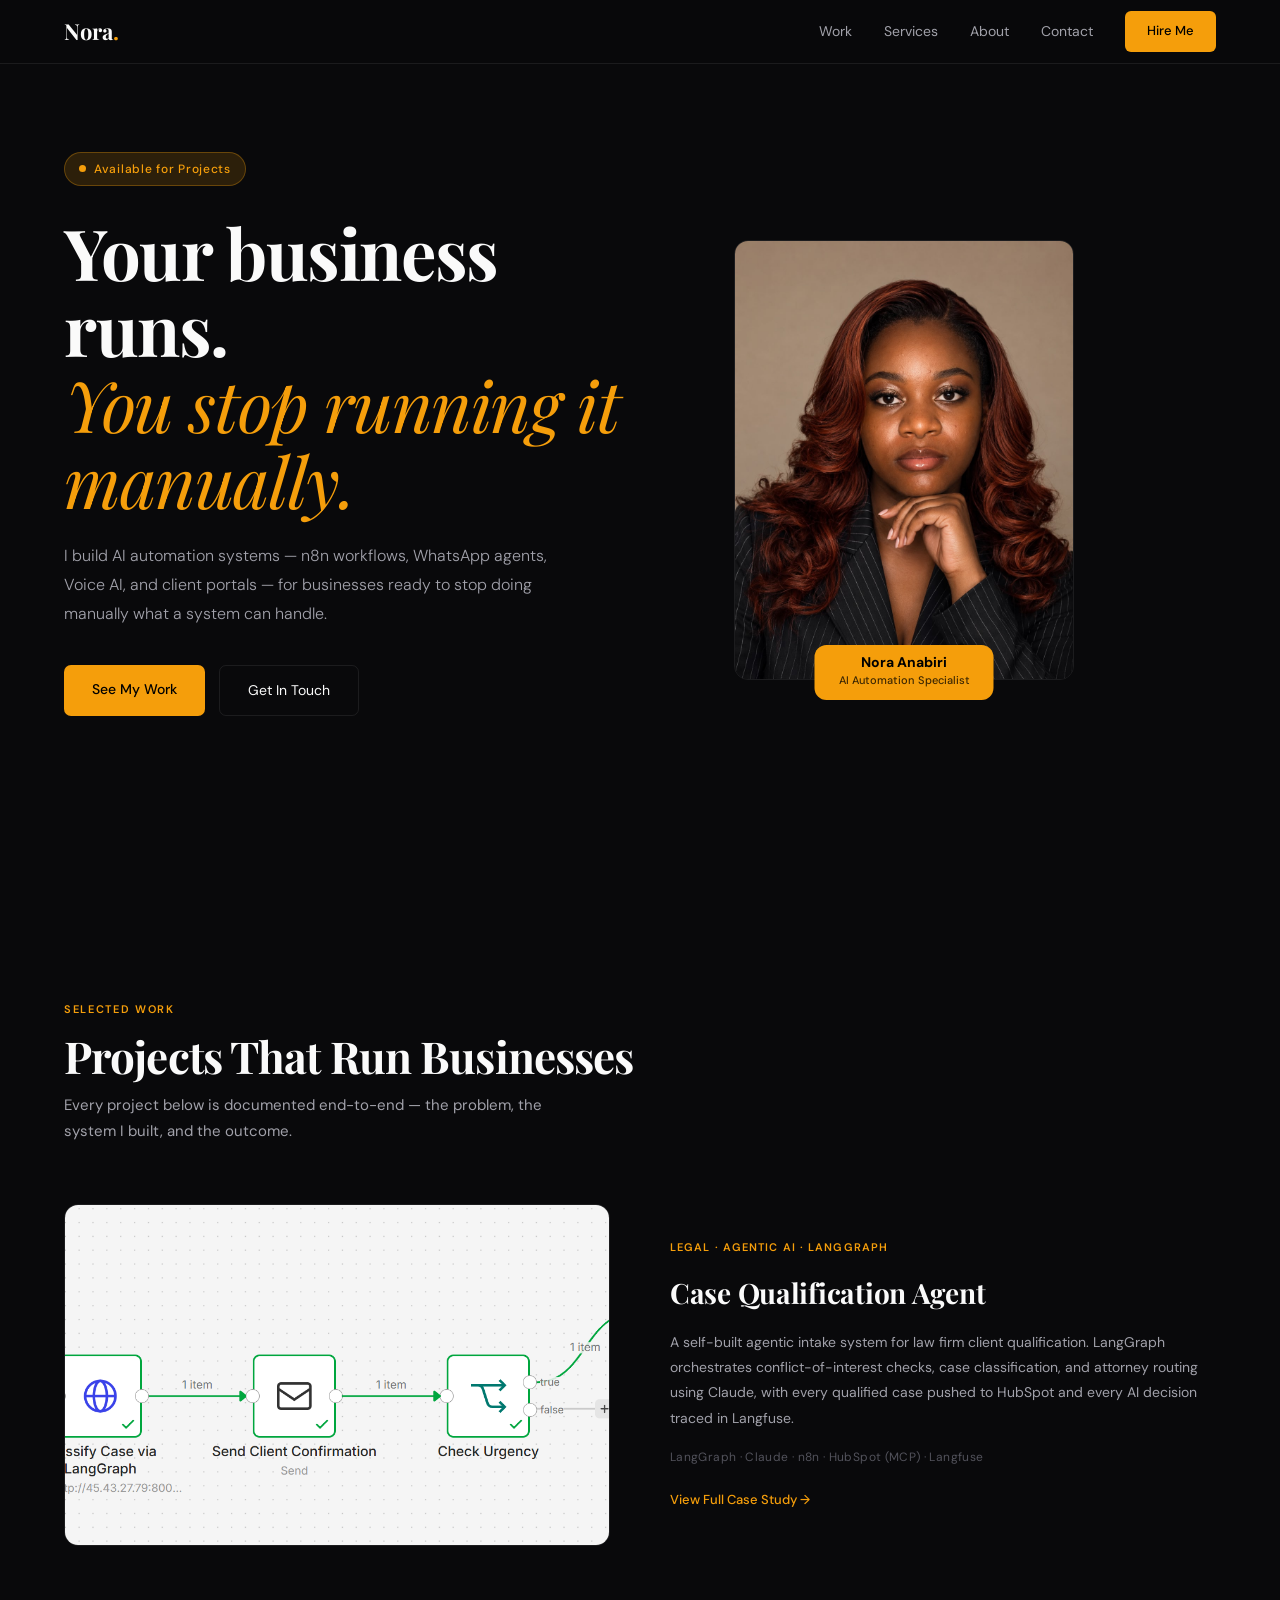
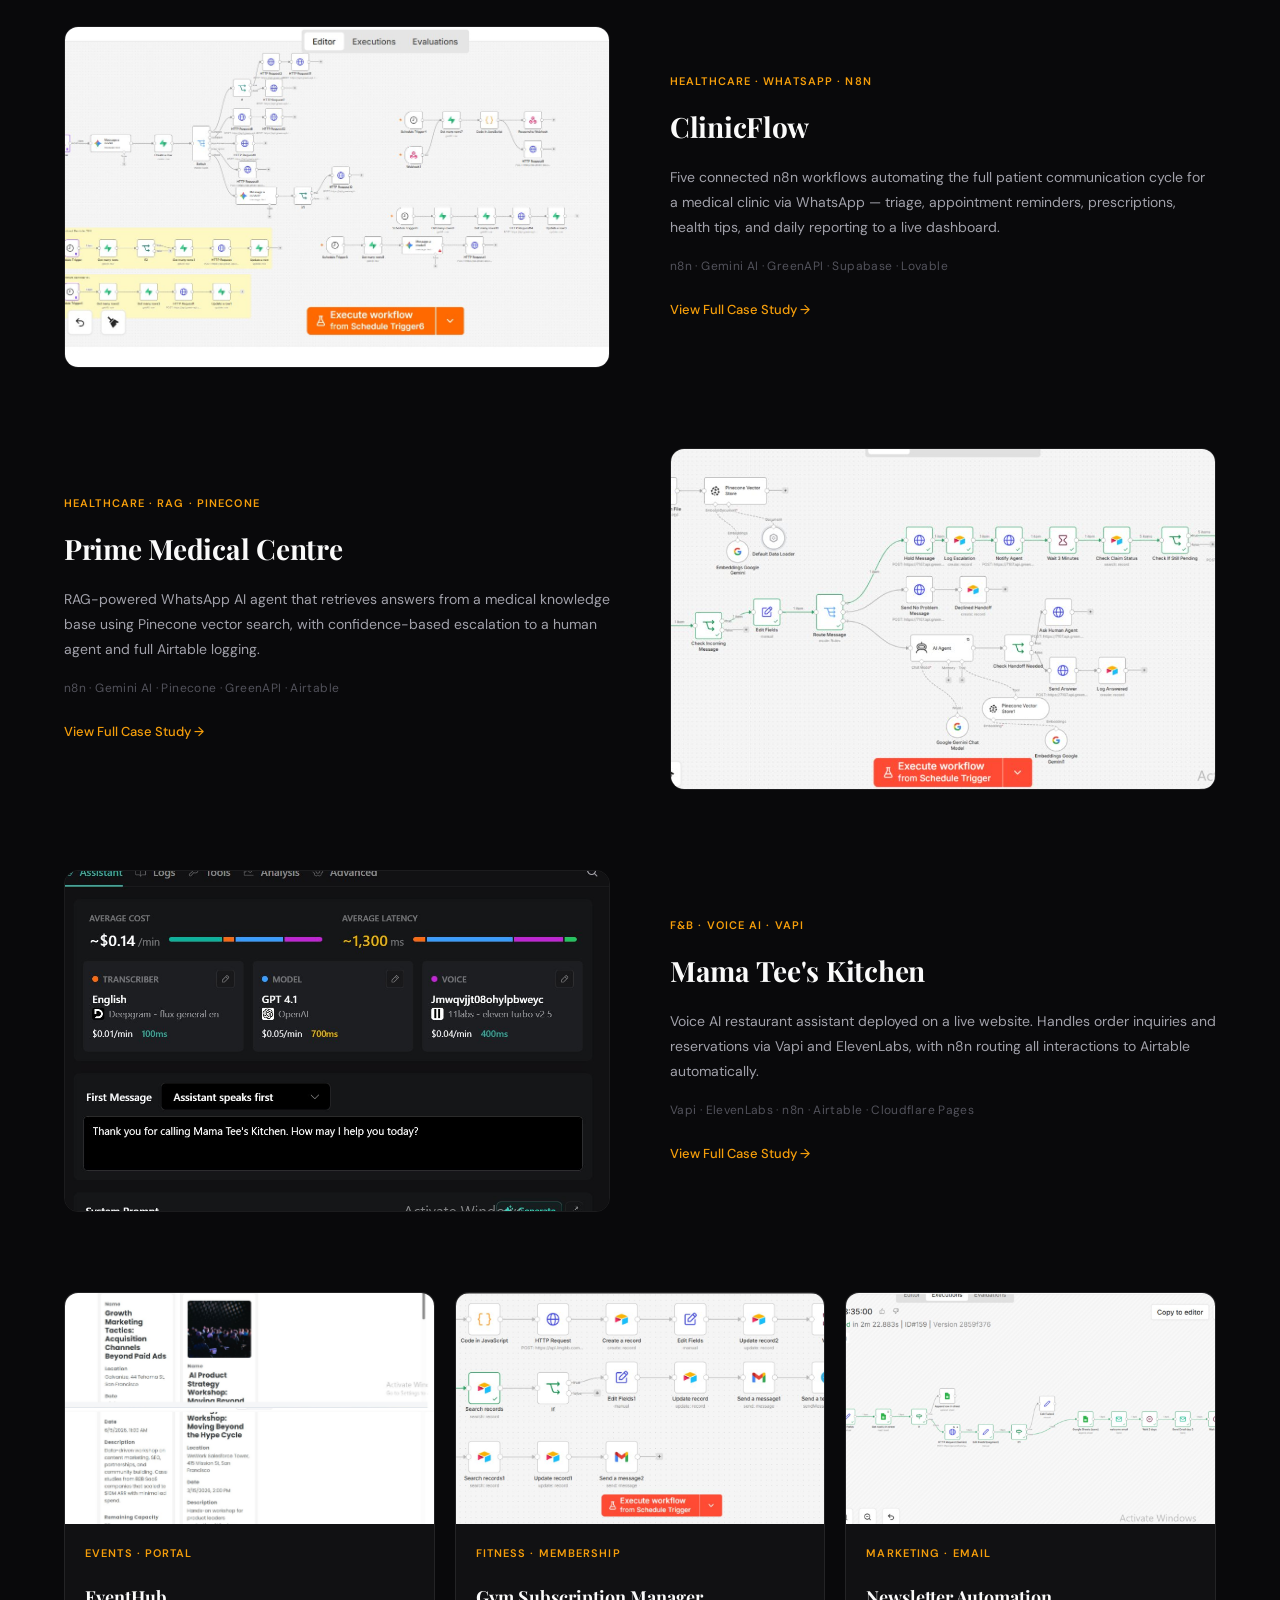
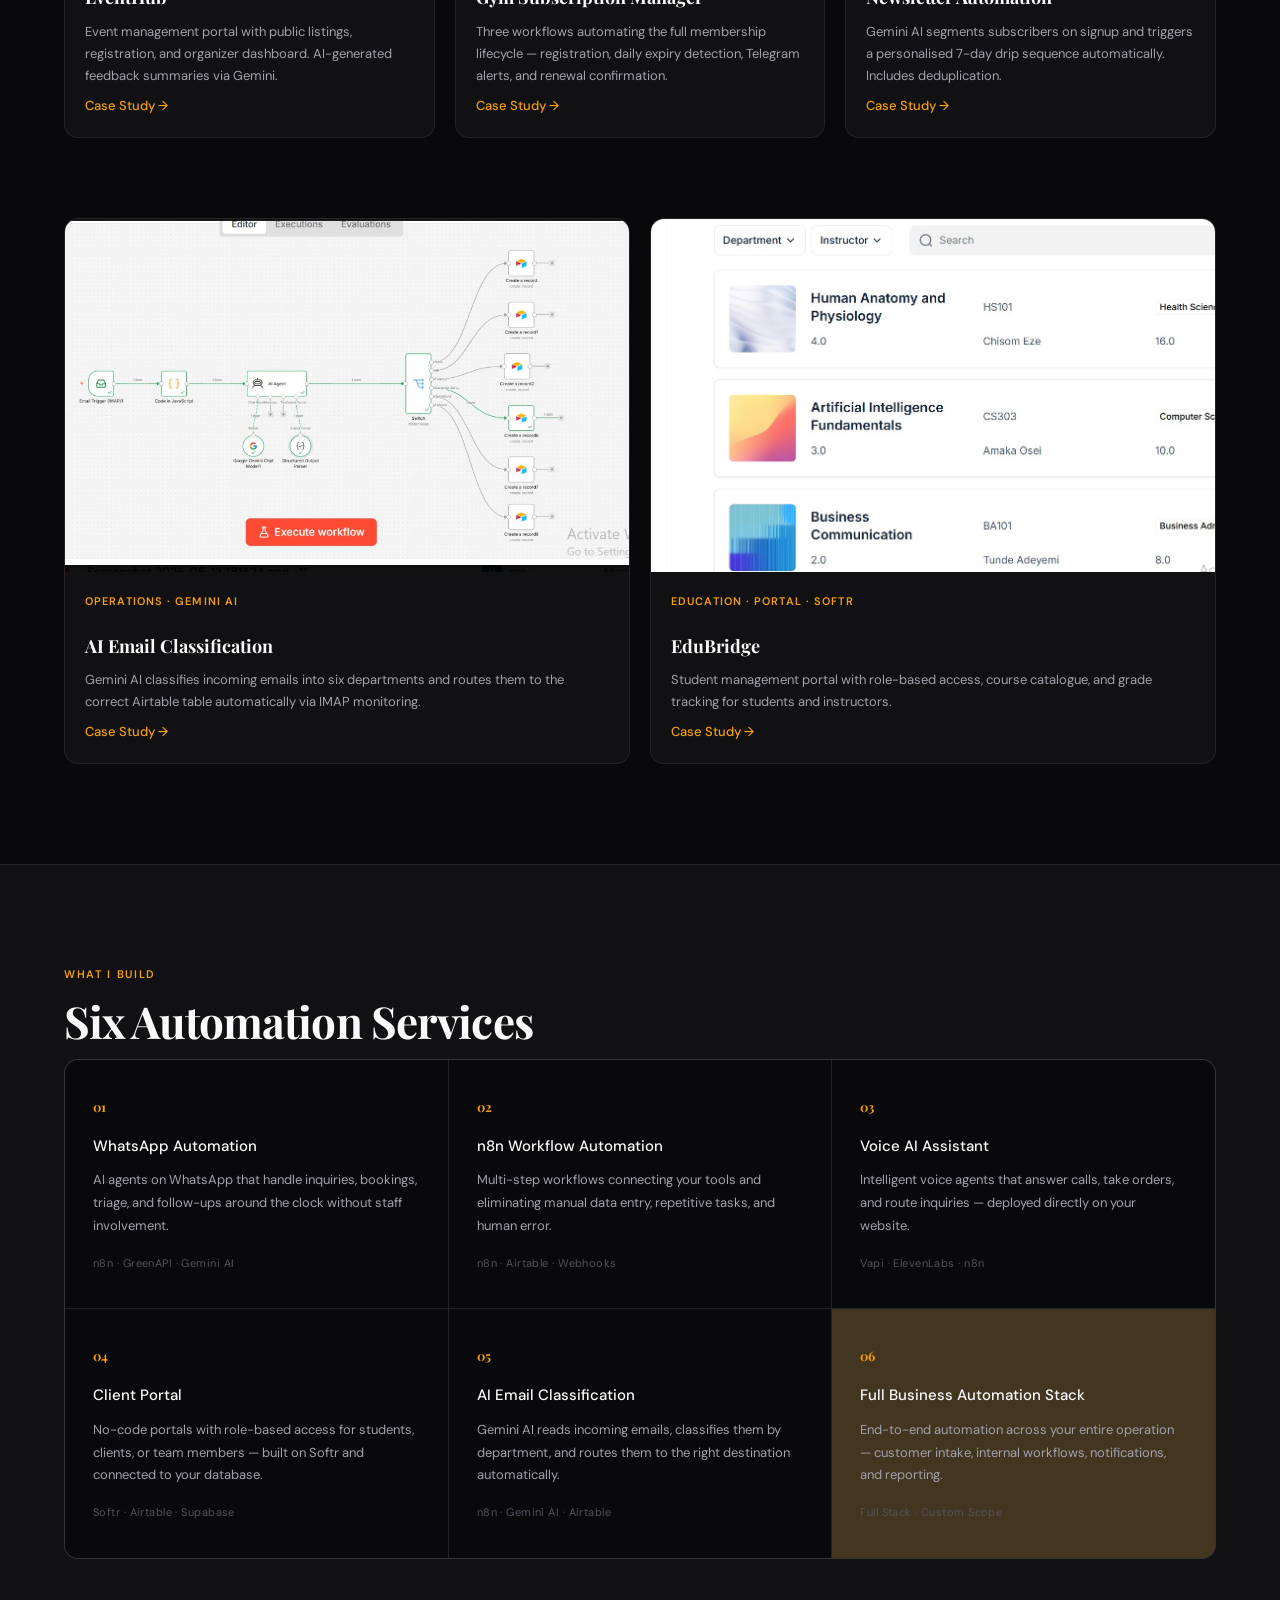
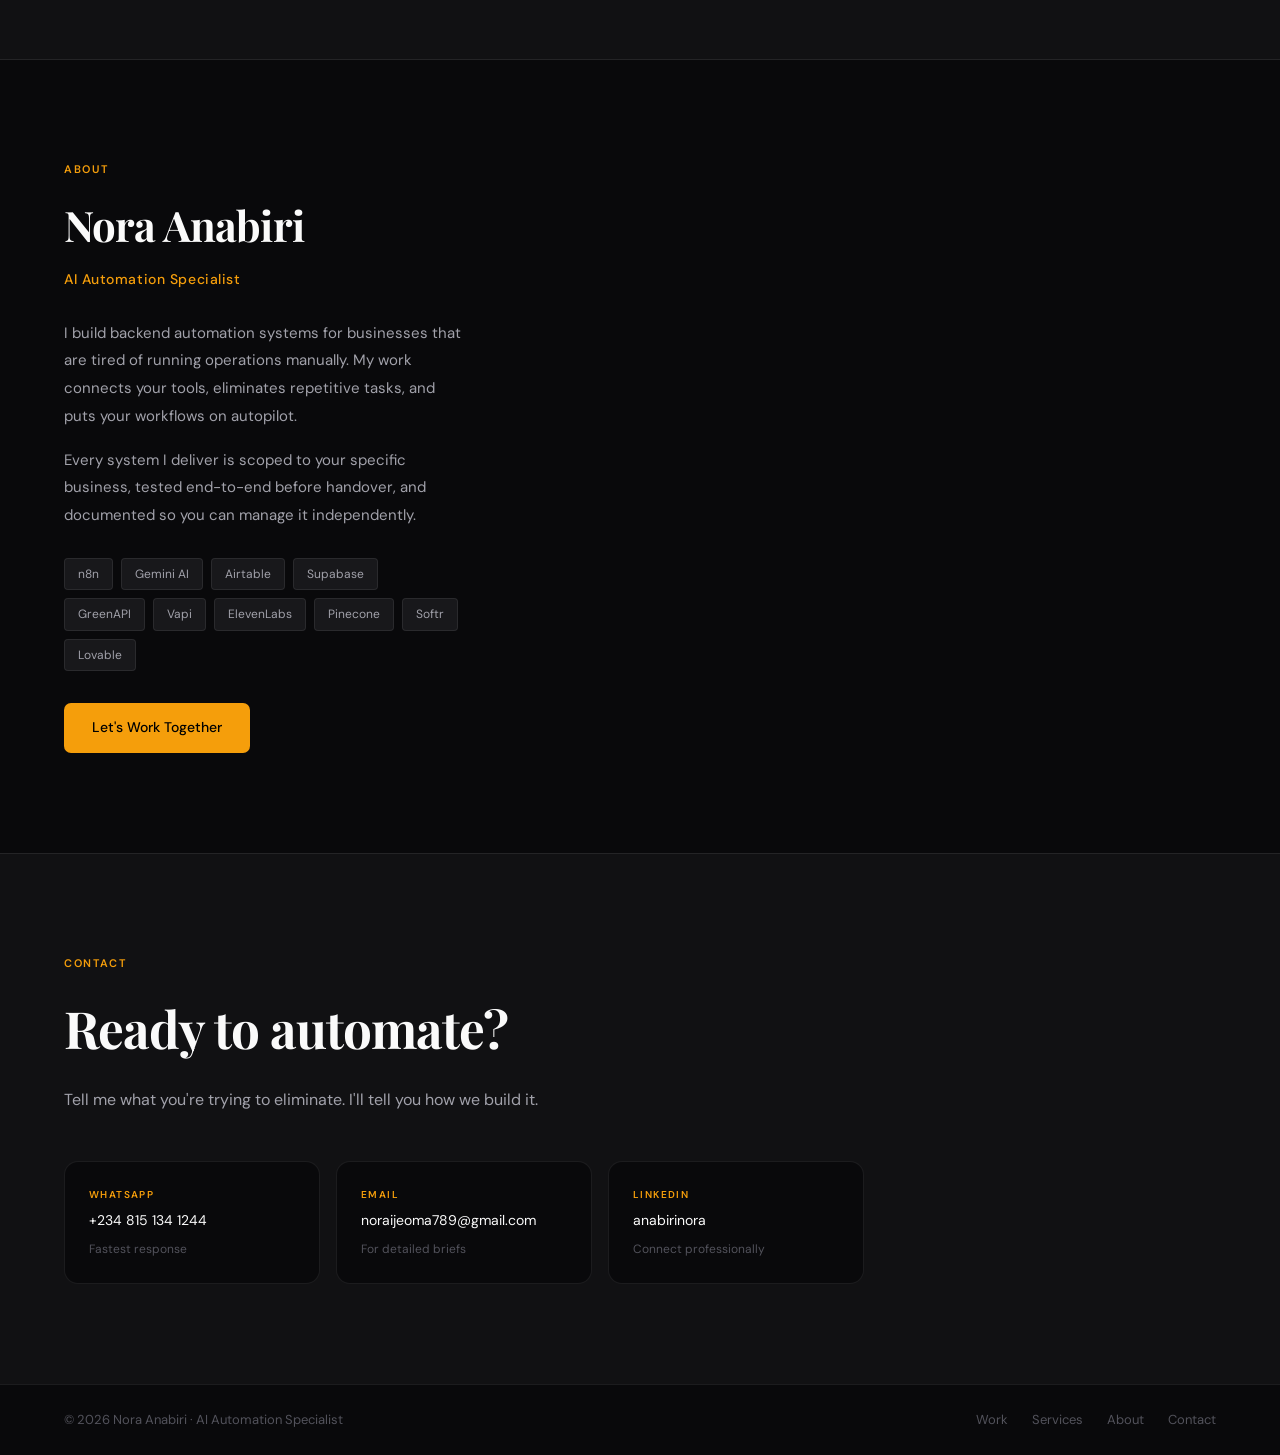
<file: index.html>
<!DOCTYPE html>
<html lang="en">
<head>
<meta charset="UTF-8">
<meta name="viewport" content="width=device-width, initial-scale=1.0">
<title>Nora Anabiri — AI Automation Specialist</title>
<meta name="description" content="I automate business operations. n8n workflows, WhatsApp agents, Voice AI, and client portals.">
<link rel="preconnect" href="https://fonts.googleapis.com">
<link rel="preconnect" href="https://fonts.gstatic.com" crossorigin>
<link href="https://fonts.googleapis.com/css2?family=Playfair+Display:ital,wght@0,400;0,700;1,400&family=DM+Sans:wght@300;400;500&display=swap" rel="stylesheet">
<link rel="stylesheet" href="style.css">
</head>
<body>

<nav class="nav" id="nav">
  <a href="#" class="nav-logo">Nora<span>.</span></a>
  <ul class="nav-links">
    <li><a href="#work">Work</a></li>
    <li><a href="#services">Services</a></li>
    <li><a href="#about">About</a></li>
    <li><a href="#contact">Contact</a></li>
  </ul>
  <a href="https://wa.me/2348151341244" target="_blank" class="nav-cta">Hire Me</a>
</nav>

<!-- HERO -->
<section class="hero" id="home">
  <div class="hero-left">
    <div class="hero-available">
      <span class="dot"></span>
      Available for Projects
    </div>
    <h1 class="hero-h1">
      Your business runs.<br>
      <em>You stop running it<br>manually.</em>
    </h1>
    <p class="hero-p">I build AI automation systems — n8n workflows, WhatsApp agents, Voice AI, and client portals — for businesses ready to stop doing manually what a system can handle.</p>
    <div class="hero-btns">
      <a href="#work" class="btn-solid">See My Work</a>
      <a href="#contact" class="btn-line">Get In Touch</a>
    </div>

  </div>
  <div class="hero-right">
    <div class="hero-photo-wrap">
      <img src="PORTFOLIO_HEADSHOT.jpeg" alt="Nora Anabiri" class="hero-photo">
      <div class="hero-photo-badge"><strong>Nora Anabiri</strong><span>AI Automation Specialist</span></div>
    </div>
  </div>
</section>

<!-- WORK -->
<section class="section" id="work">
  <div class="section-label">Selected Work</div>
  <h2 class="section-title">Projects That Run Businesses</h2>
  <p class="section-sub">Every project below is documented end-to-end — the problem, the system I built, and the outcome.</p>

  <div class="projects">

    <div class="project project--wide">
      <div class="project-img-wrap">
        <img src="lawfirm-workflow.png" alt="Case Qualification Agent" class="project-img">
      </div>
      <div class="project-info">
        <span class="project-tag">Legal · Agentic AI · LangGraph</span>
        <h3 class="project-name">Case Qualification Agent</h3>
        <p class="project-desc">A self-built agentic intake system for law firm client qualification. LangGraph orchestrates conflict-of-interest checks, case classification, and attorney routing using Claude, with every qualified case pushed to HubSpot and every AI decision traced in Langfuse.</p>
        <div class="project-stack">LangGraph · Claude · n8n · HubSpot (MCP) · Langfuse</div>
        <a href="case-lawfirm.html" class="project-link">View Full Case Study →</a>
      </div>
    </div>

    <div class="project project--wide">
      <div class="project-img-wrap">
        <img src="clinicflow-canvas.png" alt="ClinicFlow" class="project-img">
      </div>
      <div class="project-info">
        <span class="project-tag">Healthcare · WhatsApp · n8n</span>
        <h3 class="project-name">ClinicFlow</h3>
        <p class="project-desc">Five connected n8n workflows automating the full patient communication cycle for a medical clinic via WhatsApp — triage, appointment reminders, prescriptions, health tips, and daily reporting to a live dashboard.</p>
        <div class="project-stack">n8n · Gemini AI · GreenAPI · Supabase · Lovable</div>
        <a href="case-clinicflow.html" class="project-link">View Full Case Study →</a>
      </div>
    </div>

    <div class="project project--wide project--flip">
      <div class="project-img-wrap">
        <img src="prime-rag-workflow.png" alt="Prime Medical Centre" class="project-img">
      </div>
      <div class="project-info">
        <span class="project-tag">Healthcare · RAG · Pinecone</span>
        <h3 class="project-name">Prime Medical Centre</h3>
        <p class="project-desc">RAG-powered WhatsApp AI agent that retrieves answers from a medical knowledge base using Pinecone vector search, with confidence-based escalation to a human agent and full Airtable logging.</p>
        <div class="project-stack">n8n · Gemini AI · Pinecone · GreenAPI · Airtable</div>
        <a href="case-prime.html" class="project-link">View Full Case Study →</a>
      </div>
    </div>

    <div class="project project--wide">
      <div class="project-img-wrap">
        <img src="mamatee-vapi.png" alt="Mama Tee's Kitchen" class="project-img">
      </div>
      <div class="project-info">
        <span class="project-tag">F&B · Voice AI · Vapi</span>
        <h3 class="project-name">Mama Tee's Kitchen</h3>
        <p class="project-desc">Voice AI restaurant assistant deployed on a live website. Handles order inquiries and reservations via Vapi and ElevenLabs, with n8n routing all interactions to Airtable automatically.</p>
        <div class="project-stack">Vapi · ElevenLabs · n8n · Airtable · Cloudflare Pages</div>
        <a href="case-mamatee.html" class="project-link">View Full Case Study →</a>
      </div>
    </div>

    <div class="project-grid-3">
      <div class="project-card">
        <img src="eventhub-events.png" alt="EventHub" class="project-card-img">
        <span class="project-tag">Events · Portal</span>
        <h3 class="project-card-name">EventHub</h3>
        <p class="project-card-desc">Event management portal with public listings, registration, and organizer dashboard. AI-generated feedback summaries via Gemini.</p>
        <a href="case-eventhub.html" class="project-link">Case Study →</a>
      </div>
      <div class="project-card">
        <img src="gym-workflows.png" alt="Gym Subscription Manager" class="project-card-img">
        <span class="project-tag">Fitness · Membership</span>
        <h3 class="project-card-name">Gym Subscription Manager</h3>
        <p class="project-card-desc">Three workflows automating the full membership lifecycle — registration, daily expiry detection, Telegram alerts, and renewal confirmation.</p>
        <a href="case-gym.html" class="project-link">Case Study →</a>
      </div>
      <div class="project-card">
        <img src="newsletter-workflow.png" alt="Newsletter Automation" class="project-card-img">
        <span class="project-tag">Marketing · Email</span>
        <h3 class="project-card-name">Newsletter Automation</h3>
        <p class="project-card-desc">Gemini AI segments subscribers on signup and triggers a personalised 7-day drip sequence automatically. Includes deduplication.</p>
        <a href="case-newsletter.html" class="project-link">Case Study →</a>
      </div>
    </div>

    <div class="project-grid-2">
      <div class="project-card">
        <img src="email-workflow.png" alt="AI Email Classification" class="project-card-img">
        <span class="project-tag">Operations · Gemini AI</span>
        <h3 class="project-card-name">AI Email Classification</h3>
        <p class="project-card-desc">Gemini AI classifies incoming emails into six departments and routes them to the correct Airtable table automatically via IMAP monitoring.</p>
        <a href="case-email.html" class="project-link">Case Study →</a>
      </div>
      <div class="project-card">
        <img src="edubridge-courses.png" alt="EduBridge" class="project-card-img">
        <span class="project-tag">Education · Portal · Softr</span>
        <h3 class="project-card-name">EduBridge</h3>
        <p class="project-card-desc">Student management portal with role-based access, course catalogue, and grade tracking for students and instructors.</p>
        <a href="case-edubridge.html" class="project-link">Case Study →</a>
      </div>
    </div>

  </div>
</section>

<!-- SERVICES -->
<section class="section section--dark" id="services">
  <div class="section-label">What I Build</div>
  <h2 class="section-title">Six Automation Services</h2>
  <div class="services-grid">
    <div class="svc">
      <div class="svc-num">01</div>
      <h3 class="svc-name">WhatsApp Automation</h3>
      <p class="svc-desc">AI agents on WhatsApp that handle inquiries, bookings, triage, and follow-ups around the clock without staff involvement.</p>
      <div class="svc-tools">n8n · GreenAPI · Gemini AI</div>
    </div>
    <div class="svc">
      <div class="svc-num">02</div>
      <h3 class="svc-name">n8n Workflow Automation</h3>
      <p class="svc-desc">Multi-step workflows connecting your tools and eliminating manual data entry, repetitive tasks, and human error.</p>
      <div class="svc-tools">n8n · Airtable · Webhooks</div>
    </div>
    <div class="svc">
      <div class="svc-num">03</div>
      <h3 class="svc-name">Voice AI Assistant</h3>
      <p class="svc-desc">Intelligent voice agents that answer calls, take orders, and route inquiries — deployed directly on your website.</p>
      <div class="svc-tools">Vapi · ElevenLabs · n8n</div>
    </div>
    <div class="svc">
      <div class="svc-num">04</div>
      <h3 class="svc-name">Client Portal</h3>
      <p class="svc-desc">No-code portals with role-based access for students, clients, or team members — built on Softr and connected to your database.</p>
      <div class="svc-tools">Softr · Airtable · Supabase</div>
    </div>
    <div class="svc">
      <div class="svc-num">05</div>
      <h3 class="svc-name">AI Email Classification</h3>
      <p class="svc-desc">Gemini AI reads incoming emails, classifies them by department, and routes them to the right destination automatically.</p>
      <div class="svc-tools">n8n · Gemini AI · Airtable</div>
    </div>
    <div class="svc svc--accent">
      <div class="svc-num">06</div>
      <h3 class="svc-name">Full Business Automation Stack</h3>
      <p class="svc-desc">End-to-end automation across your entire operation — customer intake, internal workflows, notifications, and reporting.</p>
      <div class="svc-tools">Full Stack · Custom Scope</div>
    </div>
  </div>
</section>

<!-- ABOUT -->
<section class="section about-section" id="about">
  <div class="about-text-col" style="max-width:700px;">
    <div class="section-label">About</div>
    <h2 class="about-name">Nora Anabiri</h2>
    <p class="about-role">AI Automation Specialist</p>
    <p class="about-body">I build backend automation systems for businesses that are tired of running operations manually. My work connects your tools, eliminates repetitive tasks, and puts your workflows on autopilot.</p>
    <p class="about-body">Every system I deliver is scoped to your specific business, tested end-to-end before handover, and documented so you can manage it independently.</p>
    <div class="about-tools">
      <span class="tool">n8n</span>
      <span class="tool">Gemini AI</span>
      <span class="tool">Airtable</span>
      <span class="tool">Supabase</span>
      <span class="tool">GreenAPI</span>
      <span class="tool">Vapi</span>
      <span class="tool">ElevenLabs</span>
      <span class="tool">Pinecone</span>
      <span class="tool">Softr</span>
      <span class="tool">Lovable</span>
    </div>
    <a href="https://wa.me/2348151341244" target="_blank" class="btn-solid" style="margin-top:32px;display:inline-block;">Let's Work Together</a>
  </div>
</section>

<!-- CONTACT -->
<section class="section contact-section" id="contact">
  <div class="contact-inner">
    <div class="section-label">Contact</div>
    <h2 class="contact-title">Ready to automate?</h2>
    <p class="contact-sub">Tell me what you're trying to eliminate. I'll tell you how we build it.</p>
    <div class="contact-cards">
      <a href="https://wa.me/2348151341244" target="_blank" class="contact-card">
        <span class="contact-card-label">WhatsApp</span>
        <span class="contact-card-val">+234 815 134 1244</span>
        <span class="contact-card-note">Fastest response</span>
      </a>
      <a href="mailto:noraijeoma789@gmail.com" class="contact-card">
        <span class="contact-card-label">Email</span>
        <span class="contact-card-val">noraijeoma789@gmail.com</span>
        <span class="contact-card-note">For detailed briefs</span>
      </a>
      <a href="https://www.linkedin.com/in/anabirinora" target="_blank" class="contact-card">
        <span class="contact-card-label">LinkedIn</span>
        <span class="contact-card-val">anabirinora</span>
        <span class="contact-card-note">Connect professionally</span>
      </a>
    </div>
  </div>
</section>

<footer class="footer">
  <span>© 2026 Nora Anabiri · AI Automation Specialist</span>
  <div class="footer-links">
    <a href="#work">Work</a>
    <a href="#services">Services</a>
    <a href="#about">About</a>
    <a href="#contact">Contact</a>
  </div>
</footer>

<script src="main.js"></script>
</body>
</html>
</file>
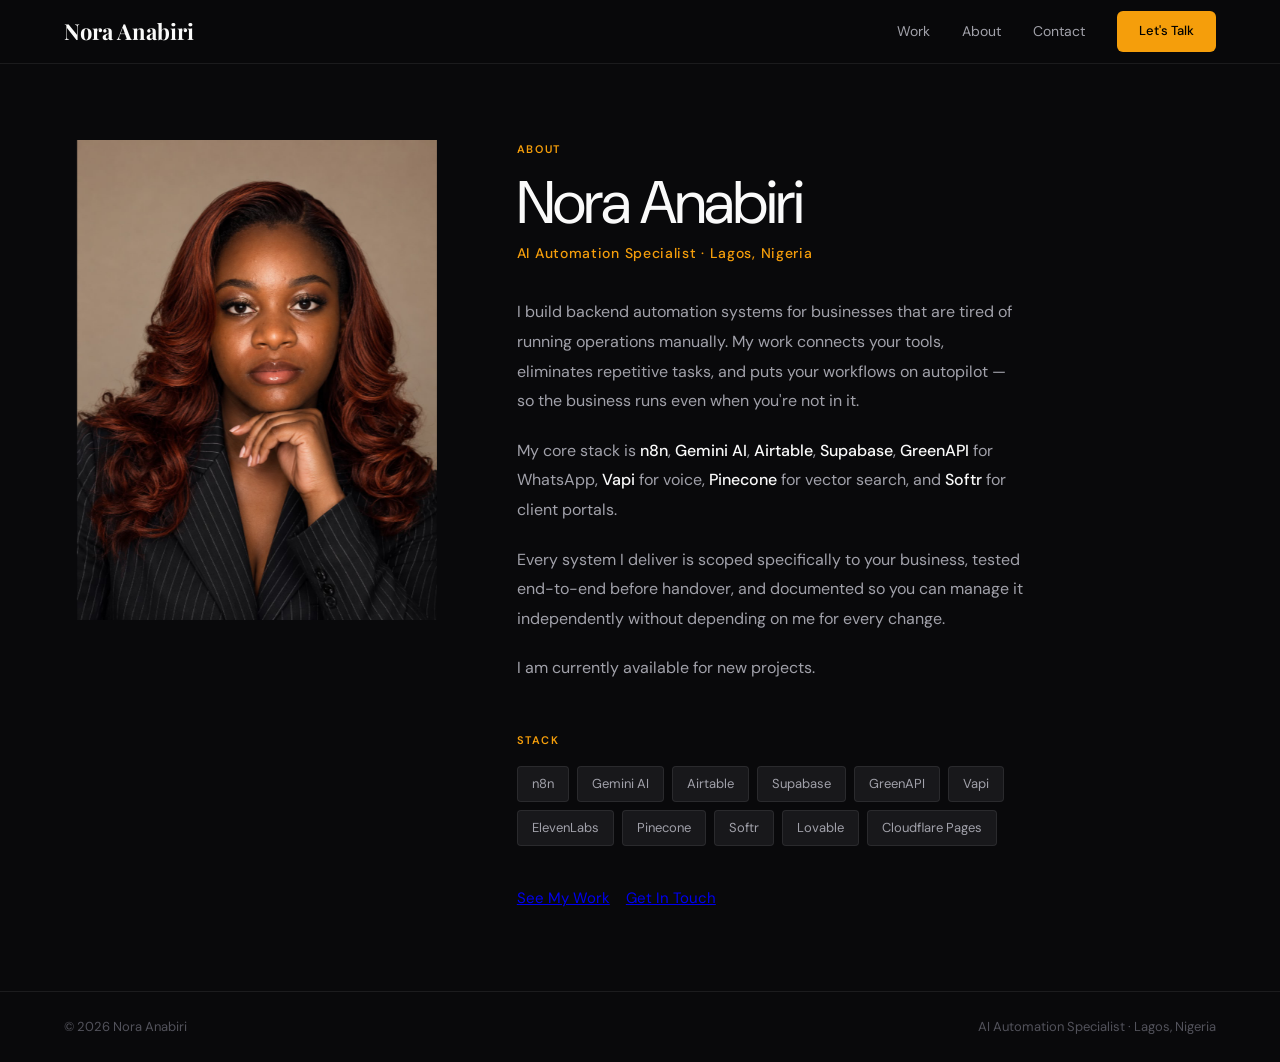
<file: about.html>
<!DOCTYPE html>
<html lang="en">
<head>
<meta charset="UTF-8">
<meta name="viewport" content="width=device-width, initial-scale=1.0">
<title>About — Nora Anabiri</title>
<link rel="preconnect" href="https://fonts.googleapis.com">
<link rel="preconnect" href="https://fonts.gstatic.com" crossorigin>
<link href="https://fonts.googleapis.com/css2?family=Playfair+Display:ital,wght@0,400;0,700;1,400&family=DM+Sans:wght@300;400;500&display=swap" rel="stylesheet">
<link rel="stylesheet" href="style.css">
<style>
.about-hero { padding: 140px 6% 80px; display: grid; grid-template-columns: 360px 1fr; gap: 80px; align-items: start; max-width: 1100px; }
.about-hero-photo { position: sticky; top: 88px; }
.about-hero-photo img { width: 100%; aspect-ratio: 3/4; object-fit: cover; object-position: top; border-radius: var(--radius); display: block; }
.about-hero-name { font-family: var(--font-serif); font-size: clamp(36px, 5vw, 60px); font-weight: 400; letter-spacing: -0.03em; color: var(--text); margin-bottom: 8px; line-height: 1.05; }
.about-hero-title { font-size: 14px; color: var(--amber); font-weight: 500; margin-bottom: 32px; letter-spacing: 0.05em; }
.about-body { font-size: 16px; color: var(--muted); line-height: 1.85; margin-bottom: 20px; }
.about-body strong { color: var(--text); font-weight: 500; }
.tools-section { margin-top: 48px; }
.tools-label { font-size: 11px; font-weight: 600; letter-spacing: 0.14em; text-transform: uppercase; color: var(--amber); margin-bottom: 16px; display: block; }
.tools-list { display: flex; flex-wrap: wrap; gap: 8px; }
.tool-tag { background: var(--surface2); border: 1px solid var(--border); color: var(--muted); font-size: 13px; padding: 6px 14px; border-radius: 4px; }
@media (max-width: 900px) { .about-hero { grid-template-columns: 1fr; gap: 40px; } .about-hero-photo { position: static; } .about-hero-photo img { aspect-ratio: 4/3; } }
</style>
</head>
<body>
<nav class="nav">
  <a href="index.html" class="nav-logo">Nora Anabiri</a>
  <ul class="nav-links">
    <li><a href="work.html">Work</a></li>
    <li><a href="about.html">About</a></li>
    <li><a href="index.html#contact">Contact</a></li>
  </ul>
  <a href="index.html#contact" class="nav-cta">Let's Talk</a>
</nav>

<div class="about-hero">
  <div class="about-hero-photo">
    <img src="PORTFOLIO_HEADSHOT.jpeg" alt="Nora Anabiri — AI Automation Specialist">
  </div>
  <div class="about-hero-content">
    <span class="section-label">About</span>
    <h1 class="about-hero-name">Nora Anabiri</h1>
    <p class="about-hero-title">AI Automation Specialist · Lagos, Nigeria</p>
    <p class="about-body">I build backend automation systems for businesses that are tired of running operations manually. My work connects your tools, eliminates repetitive tasks, and puts your workflows on autopilot — so the business runs even when you're not in it.</p>
    <p class="about-body">My core stack is <strong>n8n</strong>, <strong>Gemini AI</strong>, <strong>Airtable</strong>, <strong>Supabase</strong>, <strong>GreenAPI</strong> for WhatsApp, <strong>Vapi</strong> for voice, <strong>Pinecone</strong> for vector search, and <strong>Softr</strong> for client portals.</p>
    <p class="about-body">Every system I deliver is scoped specifically to your business, tested end-to-end before handover, and documented so you can manage it independently without depending on me for every change.</p>
    <p class="about-body">I am currently available for new projects.</p>
    <div class="tools-section">
      <span class="tools-label">Stack</span>
      <div class="tools-list">
        <span class="tool-tag">n8n</span>
        <span class="tool-tag">Gemini AI</span>
        <span class="tool-tag">Airtable</span>
        <span class="tool-tag">Supabase</span>
        <span class="tool-tag">GreenAPI</span>
        <span class="tool-tag">Vapi</span>
        <span class="tool-tag">ElevenLabs</span>
        <span class="tool-tag">Pinecone</span>
        <span class="tool-tag">Softr</span>
        <span class="tool-tag">Lovable</span>
        <span class="tool-tag">Cloudflare Pages</span>
      </div>
    </div>
    <div style="margin-top: 40px; display: flex; gap: 16px; flex-wrap: wrap;">
      <a href="work.html" class="btn-primary">See My Work</a>
      <a href="index.html#contact" class="btn-ghost">Get In Touch</a>
    </div>
  </div>
</div>

<footer class="footer">
  <span>© 2026 Nora Anabiri</span>
  <span>AI Automation Specialist · Lagos, Nigeria</span>
</footer>
<script src="main.js"></script>
</body>
</html>
</file>
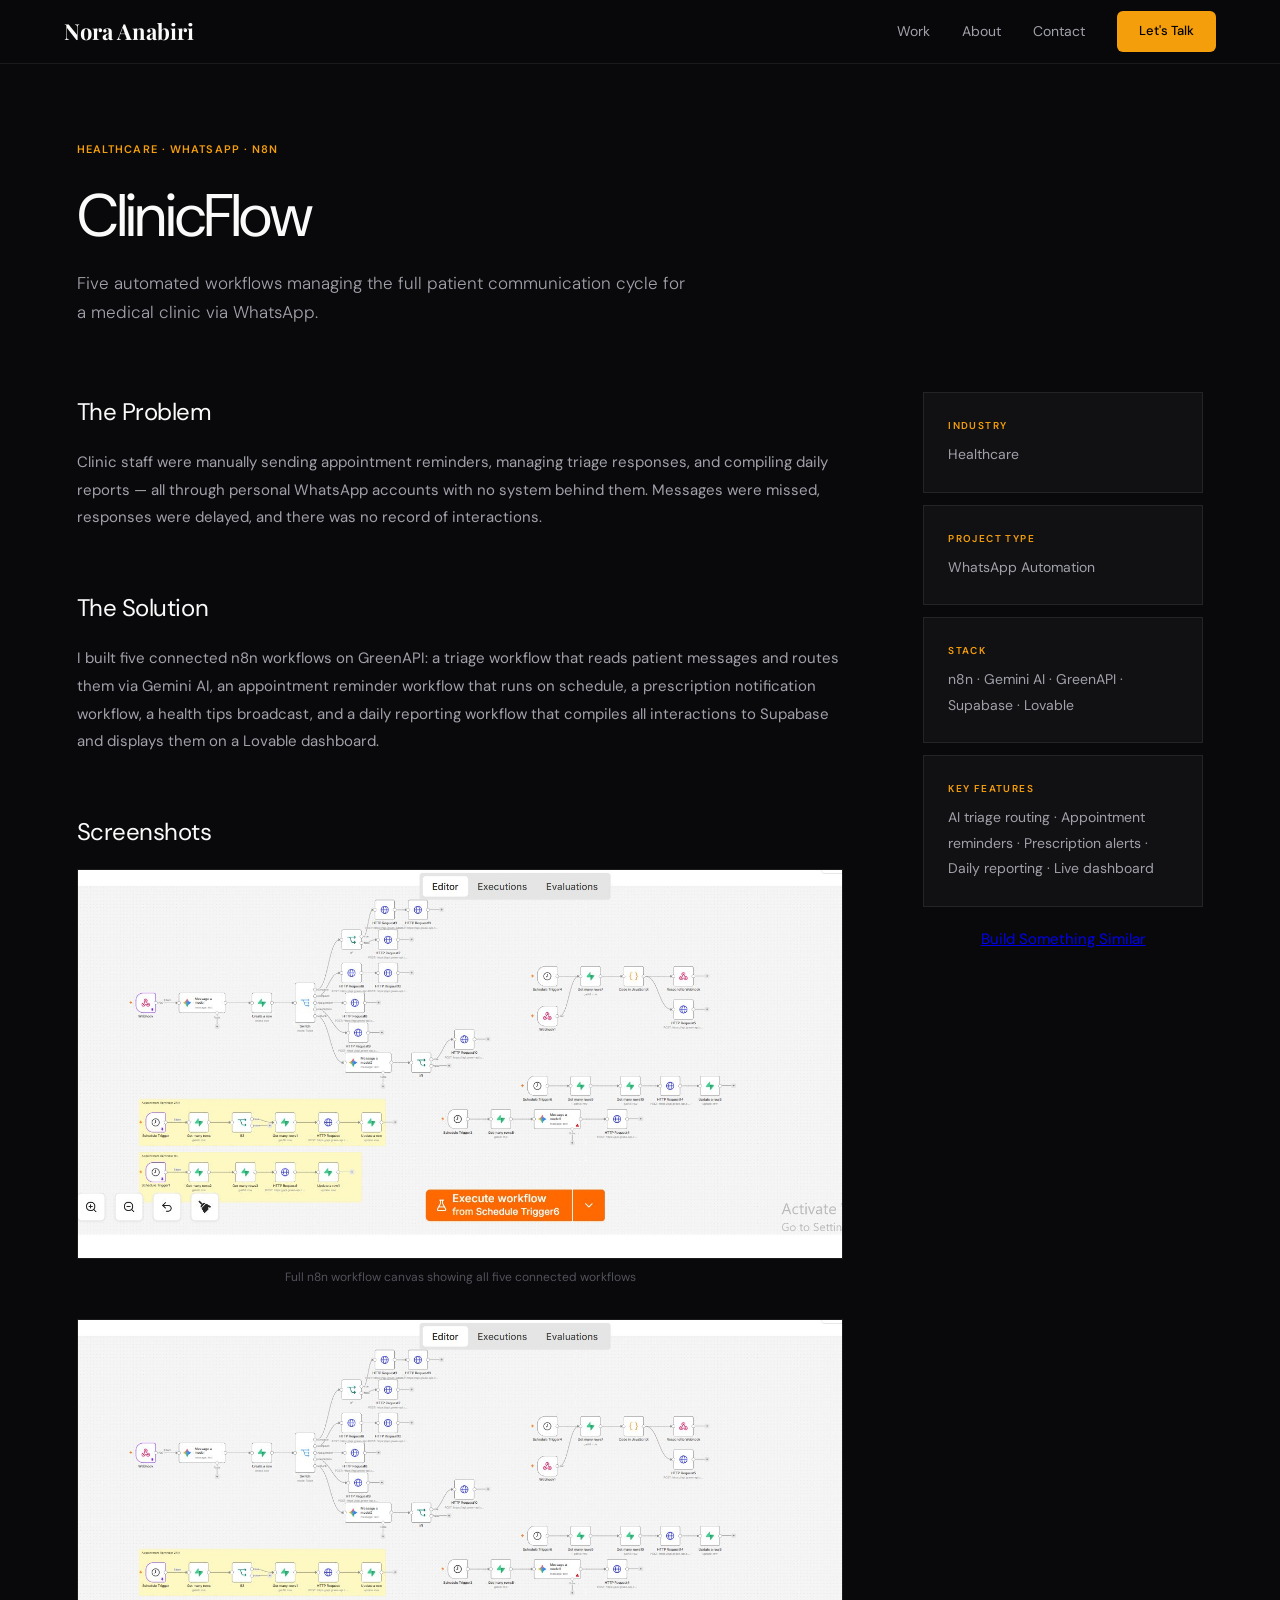
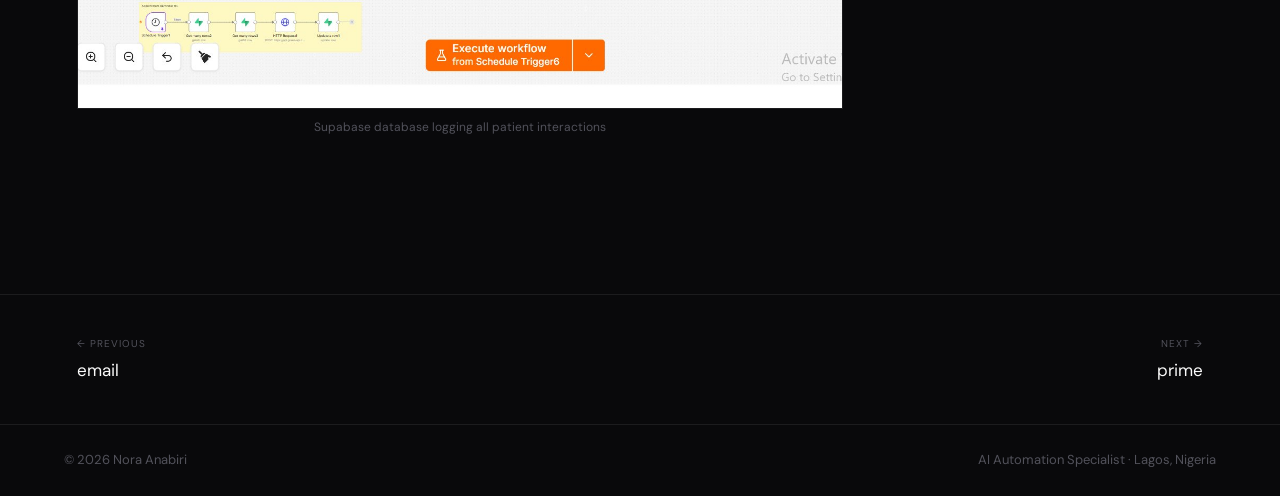
<file: case-clinicflow.html>
<!DOCTYPE html>
<html lang="en">
<head>
<meta charset="UTF-8">
<meta name="viewport" content="width=device-width, initial-scale=1.0">
<title>ClinicFlow — Nora Anabiri</title>
<link rel="preconnect" href="https://fonts.googleapis.com">
<link rel="preconnect" href="https://fonts.gstatic.com" crossorigin>
<link href="https://fonts.googleapis.com/css2?family=Playfair+Display:ital,wght@0,400;0,700;1,400&family=DM+Sans:wght@300;400;500&display=swap" rel="stylesheet">
<link rel="stylesheet" href="style.css">
<style>
.case-hero{padding:140px 6% 64px;}
.case-meta{display:flex;gap:10px;flex-wrap:wrap;margin-bottom:24px;}
.case-tag{font-size:11px;font-weight:600;letter-spacing:0.1em;text-transform:uppercase;color:var(--amber);}
.case-title{font-family:var(--font-serif);font-size:clamp(32px,5vw,60px);font-weight:400;letter-spacing:-0.03em;color:var(--text);margin-bottom:20px;line-height:1.1;}
.case-subtitle{font-size:17px;color:var(--muted);max-width:620px;line-height:1.75;font-weight:300;}
.case-body{padding:0 6% 100px;display:grid;grid-template-columns:1fr 280px;gap:80px;align-items:start;}
.case-content{}
.case-sidebar{position:sticky;top:88px;}
.sidebar-block{background:var(--surface);border:1px solid var(--border);border-radius:var(--radius);padding:24px;margin-bottom:12px;}
.sidebar-label{font-size:10px;font-weight:600;letter-spacing:0.14em;text-transform:uppercase;color:var(--amber);margin-bottom:8px;display:block;}
.sidebar-value{font-size:14px;color:var(--muted);line-height:1.6;}
.case-section{margin-bottom:56px;}
.case-section-title{font-family:var(--font-serif);font-size:24px;font-weight:400;letter-spacing:-0.02em;color:var(--text);margin-bottom:16px;}
.case-text{font-size:15px;color:var(--muted);line-height:1.85;margin-bottom:16px;}
.case-img{width:100%;border-radius:var(--radius-sm);border:1px solid var(--border);display:block;margin-bottom:8px;}
.case-img-cap{font-size:12px;color:var(--dim);margin-bottom:32px;text-align:center;}
.case-nav{display:flex;justify-content:space-between;padding:40px 6%;border-top:1px solid var(--border);}
.case-nav a{text-decoration:none;display:flex;flex-direction:column;gap:4px;}
.case-nav-label{font-size:10px;color:var(--dim);letter-spacing:0.1em;text-transform:uppercase;}
.case-nav-title{font-family:var(--font-serif);font-size:17px;color:var(--text);transition:color 0.2s;}
.case-nav a:hover .case-nav-title{color:var(--amber);}
@media(max-width:900px){.case-body{grid-template-columns:1fr;}.case-sidebar{position:static;}}
</style>
</head>
<body>
<nav class="nav">
  <a href="index.html" class="nav-logo">Nora Anabiri</a>
  <ul class="nav-links">
    <li><a href="work.html">Work</a></li>
    <li><a href="about.html">About</a></li>
    <li><a href="index.html#contact">Contact</a></li>
  </ul>
  <a href="index.html#contact" class="nav-cta">Let's Talk</a>
</nav>

<div class="case-hero">
  <div class="case-meta"><span class="case-tag">Healthcare · WhatsApp · n8n</span></div>
  <h1 class="case-title">ClinicFlow</h1>
  <p class="case-subtitle">Five automated workflows managing the full patient communication cycle for a medical clinic via WhatsApp.</p>
</div>

<div class="case-body">
  <div class="case-content">
    <div class="case-section">
      <h2 class="case-section-title">The Problem</h2>
      <p class="case-text">Clinic staff were manually sending appointment reminders, managing triage responses, and compiling daily reports — all through personal WhatsApp accounts with no system behind them. Messages were missed, responses were delayed, and there was no record of interactions.</p>
    </div>
    <div class="case-section">
      <h2 class="case-section-title">The Solution</h2>
      <p class="case-text">I built five connected n8n workflows on GreenAPI: a triage workflow that reads patient messages and routes them via Gemini AI, an appointment reminder workflow that runs on schedule, a prescription notification workflow, a health tips broadcast, and a daily reporting workflow that compiles all interactions to Supabase and displays them on a Lovable dashboard.</p>
    </div>
    <div class="case-section">
      <h2 class="case-section-title">Screenshots</h2>
      <img src="clinicflow-canvas.png" alt="ClinicFlow" class="case-img">
      <p class="case-img-cap">Full n8n workflow canvas showing all five connected workflows</p>
      <img src="clinicflow-canvas.png" alt="ClinicFlow" class="case-img">
      <p class="case-img-cap">Supabase database logging all patient interactions</p>
    </div>
  </div>
  <div class="case-sidebar">
    <div class="sidebar-block">
      <span class="sidebar-label">Industry</span>
      <span class="sidebar-value">Healthcare</span>
    </div>
    <div class="sidebar-block">
      <span class="sidebar-label">Project Type</span>
      <span class="sidebar-value">WhatsApp Automation</span>
    </div>
    <div class="sidebar-block">
      <span class="sidebar-label">Stack</span>
      <span class="sidebar-value">n8n · Gemini AI · GreenAPI · Supabase · Lovable</span>
    </div>
    <div class="sidebar-block">
      <span class="sidebar-label">Key Features</span>
      <span class="sidebar-value">AI triage routing · Appointment reminders · Prescription alerts · Daily reporting · Live dashboard</span>
    </div>
    <a href="index.html#contact" class="btn-primary" style="display:block;text-align:center;margin-top:20px;">Build Something Similar</a>
  </div>
</div>

<div class="case-nav">
  <a href="case-AI Email Classification.html">
    <span class="case-nav-label">← Previous</span>
    <span class="case-nav-title">email</span>
  </a>
  <a href="case-Prime Medical Centre.html" style="text-align:right;">
    <span class="case-nav-label">Next →</span>
    <span class="case-nav-title">prime</span>
  </a>
</div>

<footer class="footer">
  <span>© 2026 Nora Anabiri</span>
  <span>AI Automation Specialist · Lagos, Nigeria</span>
</footer>
<script src="main.js"></script>
</body>
</html>
</file>
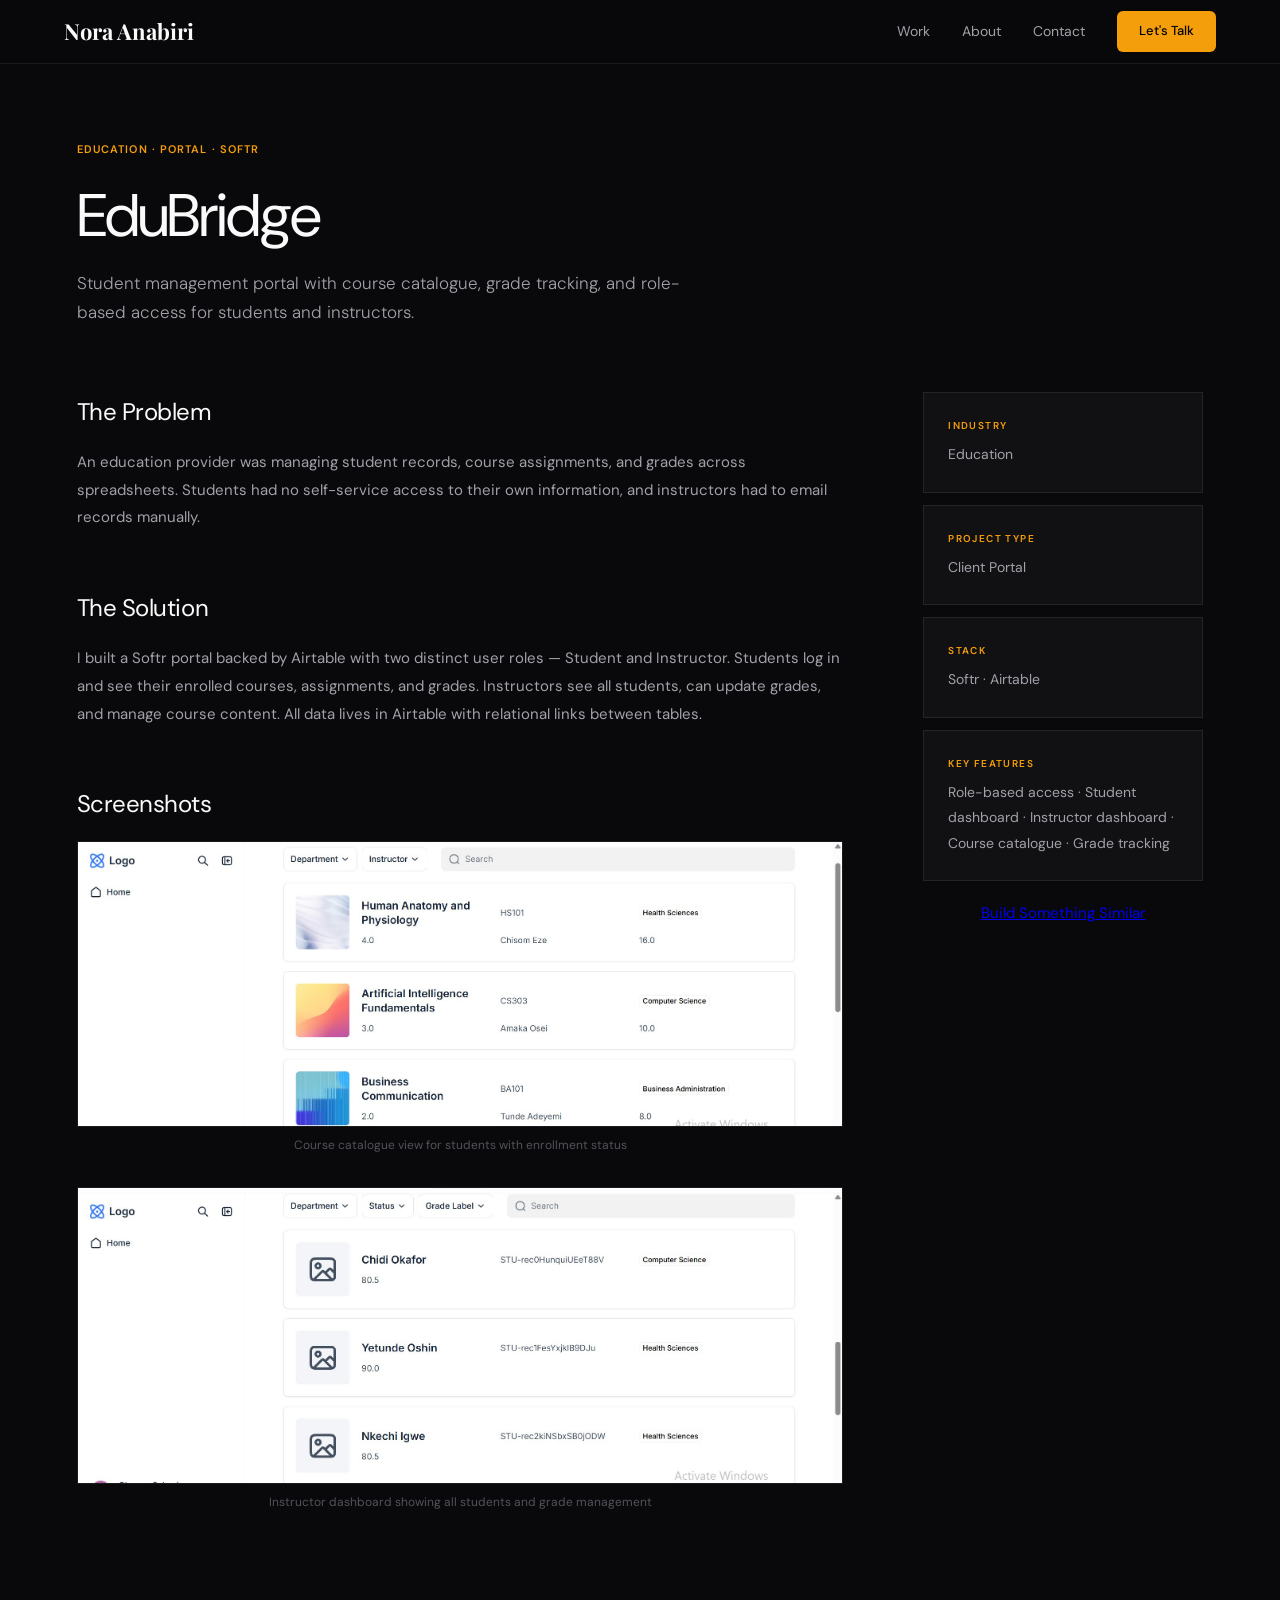
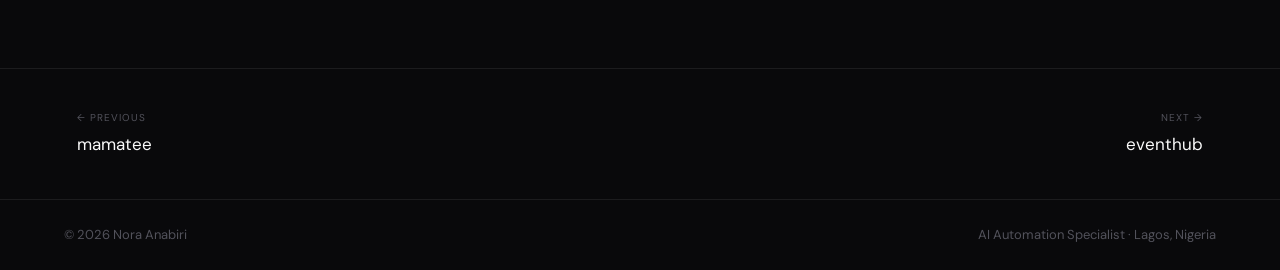
<file: case-edubridge.html>
<!DOCTYPE html>
<html lang="en">
<head>
<meta charset="UTF-8">
<meta name="viewport" content="width=device-width, initial-scale=1.0">
<title>EduBridge — Nora Anabiri</title>
<link rel="preconnect" href="https://fonts.googleapis.com">
<link rel="preconnect" href="https://fonts.gstatic.com" crossorigin>
<link href="https://fonts.googleapis.com/css2?family=Playfair+Display:ital,wght@0,400;0,700;1,400&family=DM+Sans:wght@300;400;500&display=swap" rel="stylesheet">
<link rel="stylesheet" href="style.css">
<style>
.case-hero{padding:140px 6% 64px;}
.case-meta{display:flex;gap:10px;flex-wrap:wrap;margin-bottom:24px;}
.case-tag{font-size:11px;font-weight:600;letter-spacing:0.1em;text-transform:uppercase;color:var(--amber);}
.case-title{font-family:var(--font-serif);font-size:clamp(32px,5vw,60px);font-weight:400;letter-spacing:-0.03em;color:var(--text);margin-bottom:20px;line-height:1.1;}
.case-subtitle{font-size:17px;color:var(--muted);max-width:620px;line-height:1.75;font-weight:300;}
.case-body{padding:0 6% 100px;display:grid;grid-template-columns:1fr 280px;gap:80px;align-items:start;}
.case-content{}
.case-sidebar{position:sticky;top:88px;}
.sidebar-block{background:var(--surface);border:1px solid var(--border);border-radius:var(--radius);padding:24px;margin-bottom:12px;}
.sidebar-label{font-size:10px;font-weight:600;letter-spacing:0.14em;text-transform:uppercase;color:var(--amber);margin-bottom:8px;display:block;}
.sidebar-value{font-size:14px;color:var(--muted);line-height:1.6;}
.case-section{margin-bottom:56px;}
.case-section-title{font-family:var(--font-serif);font-size:24px;font-weight:400;letter-spacing:-0.02em;color:var(--text);margin-bottom:16px;}
.case-text{font-size:15px;color:var(--muted);line-height:1.85;margin-bottom:16px;}
.case-img{width:100%;border-radius:var(--radius-sm);border:1px solid var(--border);display:block;margin-bottom:8px;}
.case-img-cap{font-size:12px;color:var(--dim);margin-bottom:32px;text-align:center;}
.case-nav{display:flex;justify-content:space-between;padding:40px 6%;border-top:1px solid var(--border);}
.case-nav a{text-decoration:none;display:flex;flex-direction:column;gap:4px;}
.case-nav-label{font-size:10px;color:var(--dim);letter-spacing:0.1em;text-transform:uppercase;}
.case-nav-title{font-family:var(--font-serif);font-size:17px;color:var(--text);transition:color 0.2s;}
.case-nav a:hover .case-nav-title{color:var(--amber);}
@media(max-width:900px){.case-body{grid-template-columns:1fr;}.case-sidebar{position:static;}}
</style>
</head>
<body>
<nav class="nav">
  <a href="index.html" class="nav-logo">Nora Anabiri</a>
  <ul class="nav-links">
    <li><a href="work.html">Work</a></li>
    <li><a href="about.html">About</a></li>
    <li><a href="index.html#contact">Contact</a></li>
  </ul>
  <a href="index.html#contact" class="nav-cta">Let's Talk</a>
</nav>

<div class="case-hero">
  <div class="case-meta"><span class="case-tag">Education · Portal · Softr</span></div>
  <h1 class="case-title">EduBridge</h1>
  <p class="case-subtitle">Student management portal with course catalogue, grade tracking, and role-based access for students and instructors.</p>
</div>

<div class="case-body">
  <div class="case-content">
    <div class="case-section">
      <h2 class="case-section-title">The Problem</h2>
      <p class="case-text">An education provider was managing student records, course assignments, and grades across spreadsheets. Students had no self-service access to their own information, and instructors had to email records manually.</p>
    </div>
    <div class="case-section">
      <h2 class="case-section-title">The Solution</h2>
      <p class="case-text">I built a Softr portal backed by Airtable with two distinct user roles — Student and Instructor. Students log in and see their enrolled courses, assignments, and grades. Instructors see all students, can update grades, and manage course content. All data lives in Airtable with relational links between tables.</p>
    </div>
    <div class="case-section">
      <h2 class="case-section-title">Screenshots</h2>
      <img src="edubridge-courses.png" alt="EduBridge" class="case-img">
      <p class="case-img-cap">Course catalogue view for students with enrollment status</p>
      <img src="edubridge-students.png" alt="EduBridge" class="case-img">
      <p class="case-img-cap">Instructor dashboard showing all students and grade management</p>
    </div>
  </div>
  <div class="case-sidebar">
    <div class="sidebar-block">
      <span class="sidebar-label">Industry</span>
      <span class="sidebar-value">Education</span>
    </div>
    <div class="sidebar-block">
      <span class="sidebar-label">Project Type</span>
      <span class="sidebar-value">Client Portal</span>
    </div>
    <div class="sidebar-block">
      <span class="sidebar-label">Stack</span>
      <span class="sidebar-value">Softr · Airtable</span>
    </div>
    <div class="sidebar-block">
      <span class="sidebar-label">Key Features</span>
      <span class="sidebar-value">Role-based access · Student dashboard · Instructor dashboard · Course catalogue · Grade tracking</span>
    </div>
    <a href="index.html#contact" class="btn-primary" style="display:block;text-align:center;margin-top:20px;">Build Something Similar</a>
  </div>
</div>

<div class="case-nav">
  <a href="case-Mama Tee's Kitchen.html">
    <span class="case-nav-label">← Previous</span>
    <span class="case-nav-title">mamatee</span>
  </a>
  <a href="case-EventHub.html" style="text-align:right;">
    <span class="case-nav-label">Next →</span>
    <span class="case-nav-title">eventhub</span>
  </a>
</div>

<footer class="footer">
  <span>© 2026 Nora Anabiri</span>
  <span>AI Automation Specialist · Lagos, Nigeria</span>
</footer>
<script src="main.js"></script>
</body>
</html>
</file>
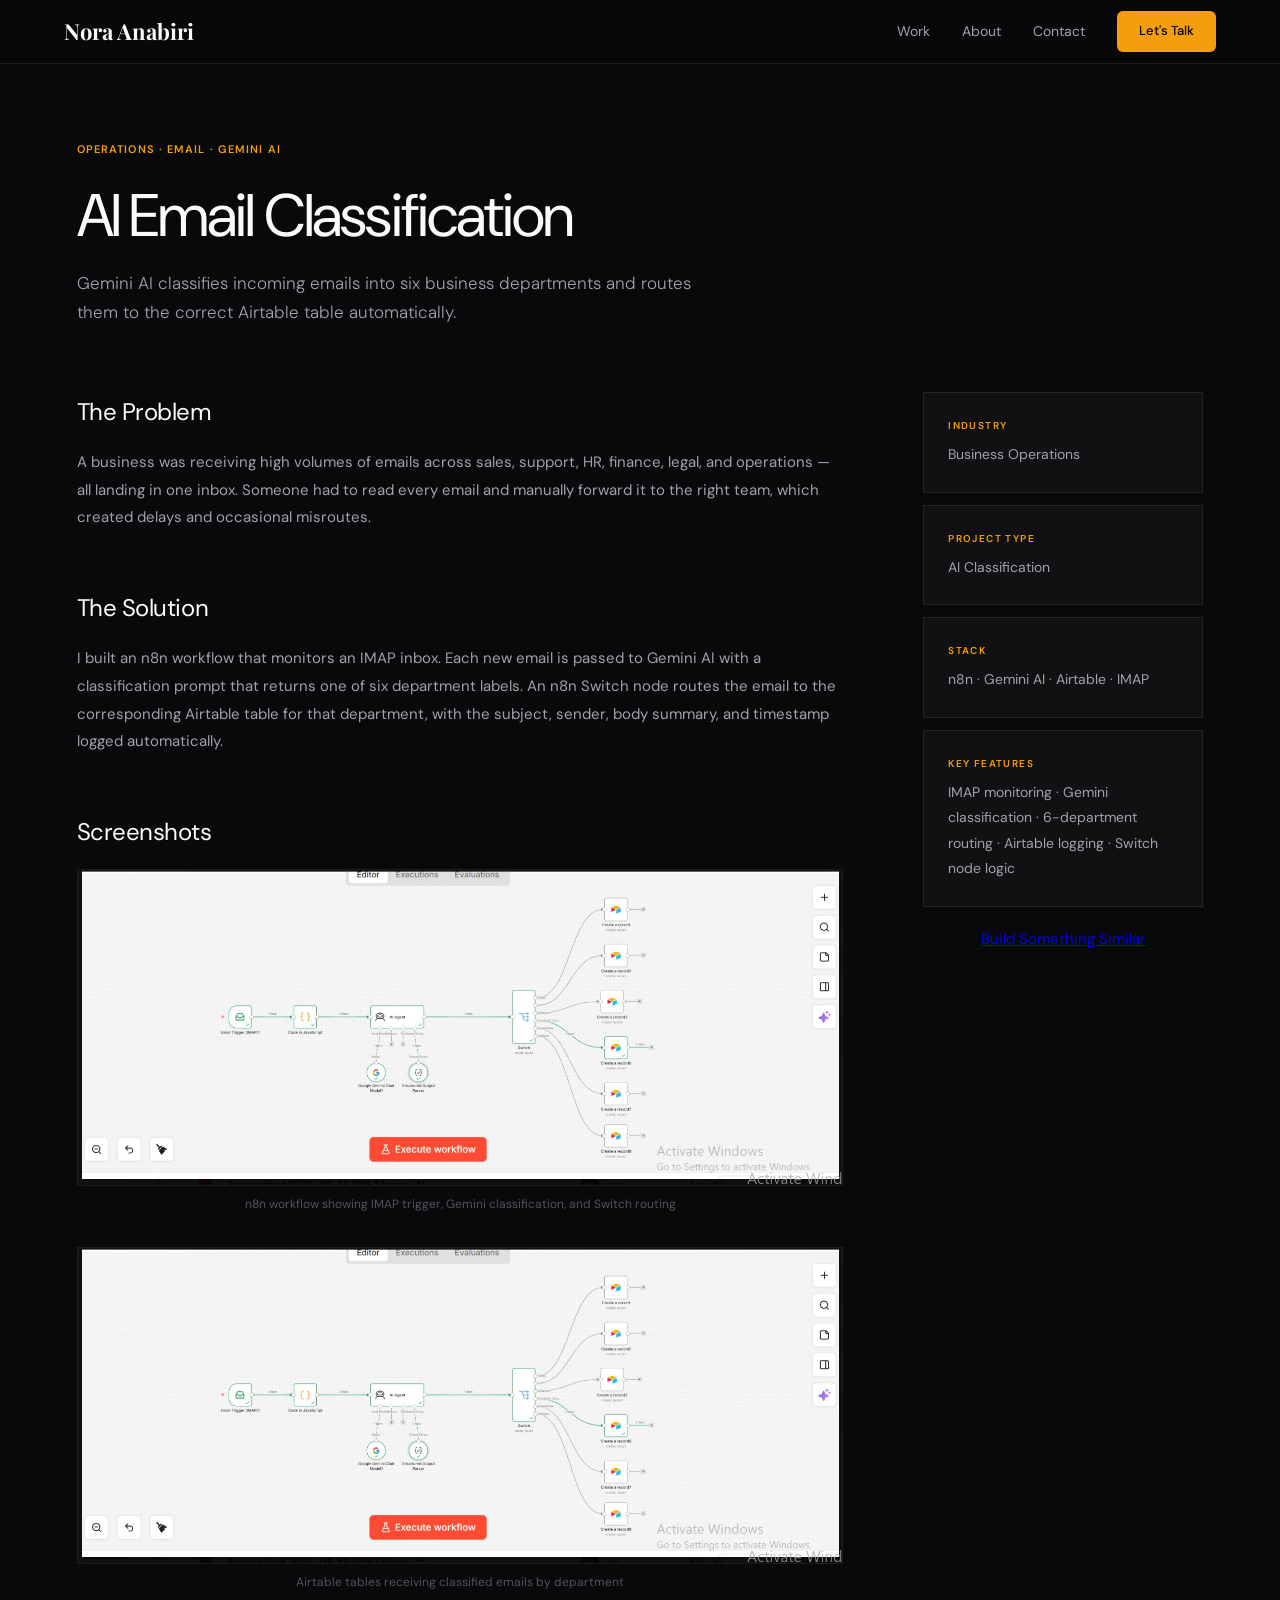
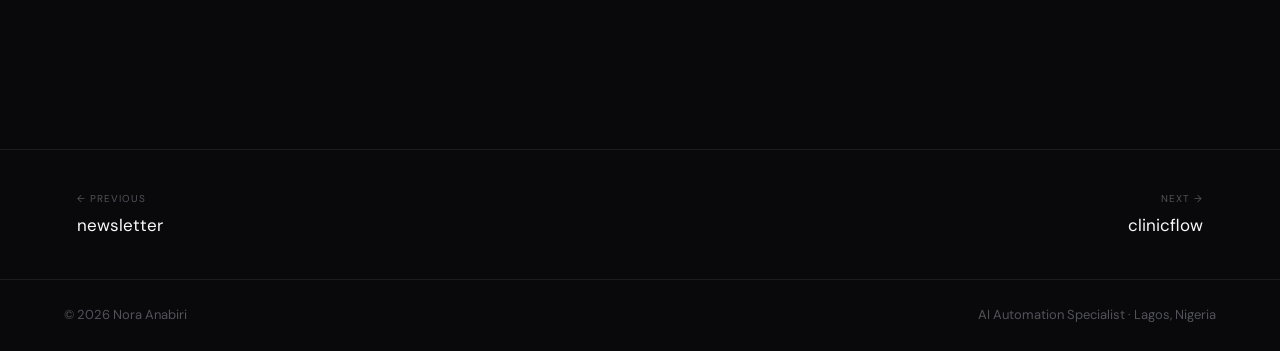
<file: case-email.html>
<!DOCTYPE html>
<html lang="en">
<head>
<meta charset="UTF-8">
<meta name="viewport" content="width=device-width, initial-scale=1.0">
<title>AI Email Classification — Nora Anabiri</title>
<link rel="preconnect" href="https://fonts.googleapis.com">
<link rel="preconnect" href="https://fonts.gstatic.com" crossorigin>
<link href="https://fonts.googleapis.com/css2?family=Playfair+Display:ital,wght@0,400;0,700;1,400&family=DM+Sans:wght@300;400;500&display=swap" rel="stylesheet">
<link rel="stylesheet" href="style.css">
<style>
.case-hero{padding:140px 6% 64px;}
.case-meta{display:flex;gap:10px;flex-wrap:wrap;margin-bottom:24px;}
.case-tag{font-size:11px;font-weight:600;letter-spacing:0.1em;text-transform:uppercase;color:var(--amber);}
.case-title{font-family:var(--font-serif);font-size:clamp(32px,5vw,60px);font-weight:400;letter-spacing:-0.03em;color:var(--text);margin-bottom:20px;line-height:1.1;}
.case-subtitle{font-size:17px;color:var(--muted);max-width:620px;line-height:1.75;font-weight:300;}
.case-body{padding:0 6% 100px;display:grid;grid-template-columns:1fr 280px;gap:80px;align-items:start;}
.case-content{}
.case-sidebar{position:sticky;top:88px;}
.sidebar-block{background:var(--surface);border:1px solid var(--border);border-radius:var(--radius);padding:24px;margin-bottom:12px;}
.sidebar-label{font-size:10px;font-weight:600;letter-spacing:0.14em;text-transform:uppercase;color:var(--amber);margin-bottom:8px;display:block;}
.sidebar-value{font-size:14px;color:var(--muted);line-height:1.6;}
.case-section{margin-bottom:56px;}
.case-section-title{font-family:var(--font-serif);font-size:24px;font-weight:400;letter-spacing:-0.02em;color:var(--text);margin-bottom:16px;}
.case-text{font-size:15px;color:var(--muted);line-height:1.85;margin-bottom:16px;}
.case-img{width:100%;border-radius:var(--radius-sm);border:1px solid var(--border);display:block;margin-bottom:8px;}
.case-img-cap{font-size:12px;color:var(--dim);margin-bottom:32px;text-align:center;}
.case-nav{display:flex;justify-content:space-between;padding:40px 6%;border-top:1px solid var(--border);}
.case-nav a{text-decoration:none;display:flex;flex-direction:column;gap:4px;}
.case-nav-label{font-size:10px;color:var(--dim);letter-spacing:0.1em;text-transform:uppercase;}
.case-nav-title{font-family:var(--font-serif);font-size:17px;color:var(--text);transition:color 0.2s;}
.case-nav a:hover .case-nav-title{color:var(--amber);}
@media(max-width:900px){.case-body{grid-template-columns:1fr;}.case-sidebar{position:static;}}
</style>
</head>
<body>
<nav class="nav">
  <a href="index.html" class="nav-logo">Nora Anabiri</a>
  <ul class="nav-links">
    <li><a href="work.html">Work</a></li>
    <li><a href="about.html">About</a></li>
    <li><a href="index.html#contact">Contact</a></li>
  </ul>
  <a href="index.html#contact" class="nav-cta">Let's Talk</a>
</nav>

<div class="case-hero">
  <div class="case-meta"><span class="case-tag">Operations · Email · Gemini AI</span></div>
  <h1 class="case-title">AI Email Classification</h1>
  <p class="case-subtitle">Gemini AI classifies incoming emails into six business departments and routes them to the correct Airtable table automatically.</p>
</div>

<div class="case-body">
  <div class="case-content">
    <div class="case-section">
      <h2 class="case-section-title">The Problem</h2>
      <p class="case-text">A business was receiving high volumes of emails across sales, support, HR, finance, legal, and operations — all landing in one inbox. Someone had to read every email and manually forward it to the right team, which created delays and occasional misroutes.</p>
    </div>
    <div class="case-section">
      <h2 class="case-section-title">The Solution</h2>
      <p class="case-text">I built an n8n workflow that monitors an IMAP inbox. Each new email is passed to Gemini AI with a classification prompt that returns one of six department labels. An n8n Switch node routes the email to the corresponding Airtable table for that department, with the subject, sender, body summary, and timestamp logged automatically.</p>
    </div>
    <div class="case-section">
      <h2 class="case-section-title">Screenshots</h2>
      <img src="email-workflow.png" alt="AI Email Classification" class="case-img">
      <p class="case-img-cap">n8n workflow showing IMAP trigger, Gemini classification, and Switch routing</p>
      <img src="email-workflow.png" alt="AI Email Classification" class="case-img">
      <p class="case-img-cap">Airtable tables receiving classified emails by department</p>
    </div>
  </div>
  <div class="case-sidebar">
    <div class="sidebar-block">
      <span class="sidebar-label">Industry</span>
      <span class="sidebar-value">Business Operations</span>
    </div>
    <div class="sidebar-block">
      <span class="sidebar-label">Project Type</span>
      <span class="sidebar-value">AI Classification</span>
    </div>
    <div class="sidebar-block">
      <span class="sidebar-label">Stack</span>
      <span class="sidebar-value">n8n · Gemini AI · Airtable · IMAP</span>
    </div>
    <div class="sidebar-block">
      <span class="sidebar-label">Key Features</span>
      <span class="sidebar-value">IMAP monitoring · Gemini classification · 6-department routing · Airtable logging · Switch node logic</span>
    </div>
    <a href="index.html#contact" class="btn-primary" style="display:block;text-align:center;margin-top:20px;">Build Something Similar</a>
  </div>
</div>

<div class="case-nav">
  <a href="case-Newsletter Automation.html">
    <span class="case-nav-label">← Previous</span>
    <span class="case-nav-title">newsletter</span>
  </a>
  <a href="case-ClinicFlow.html" style="text-align:right;">
    <span class="case-nav-label">Next →</span>
    <span class="case-nav-title">clinicflow</span>
  </a>
</div>

<footer class="footer">
  <span>© 2026 Nora Anabiri</span>
  <span>AI Automation Specialist · Lagos, Nigeria</span>
</footer>
<script src="main.js"></script>
</body>
</html>
</file>
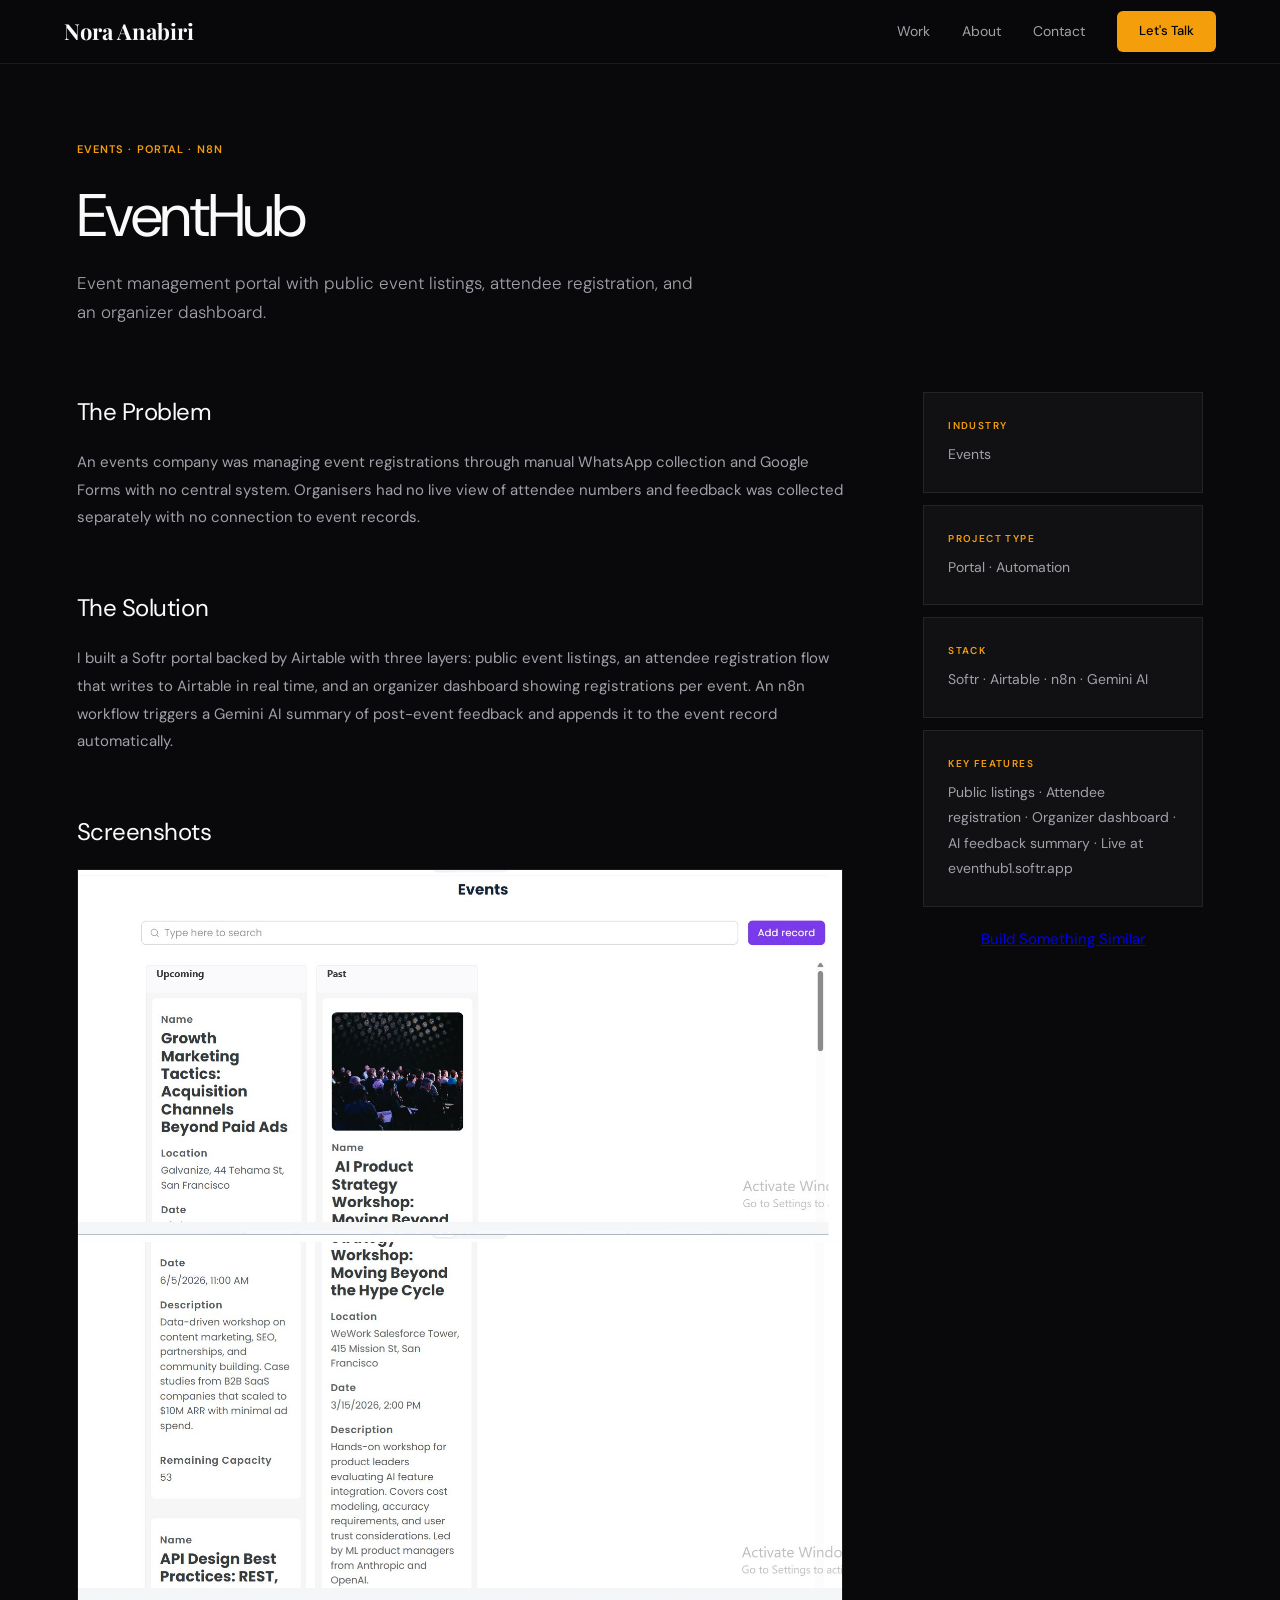
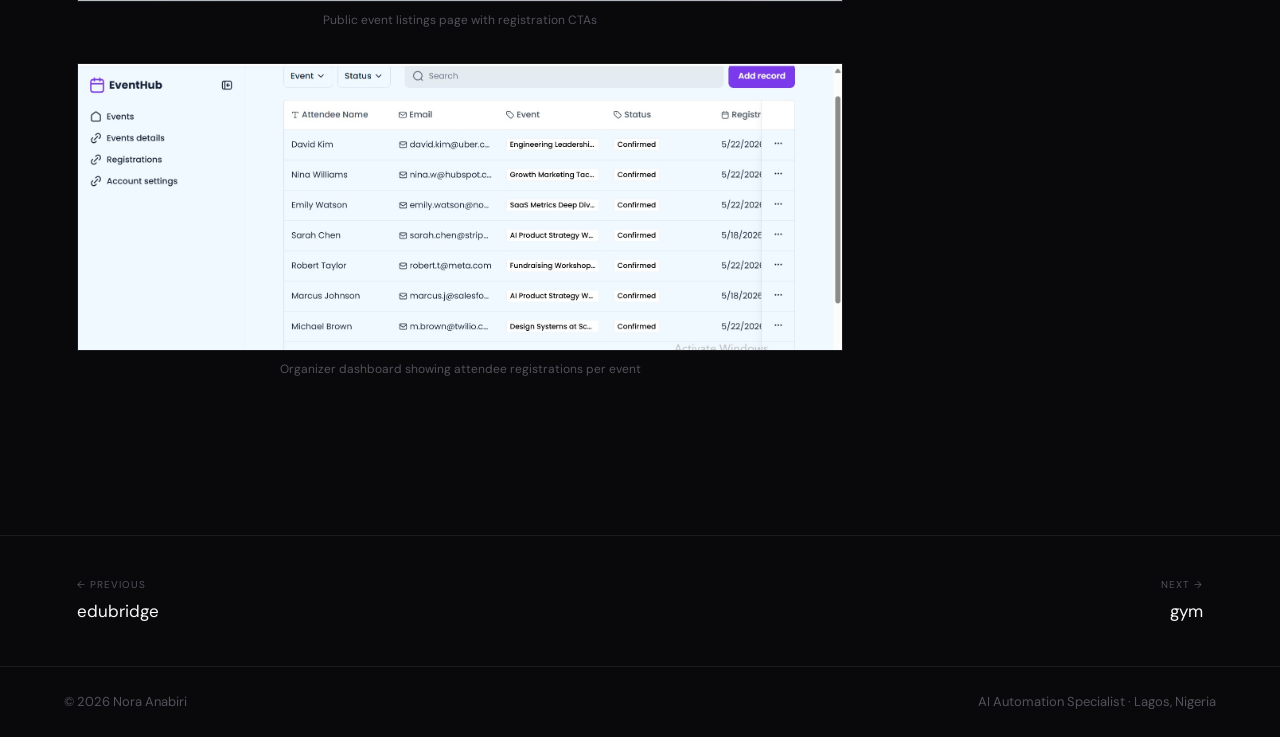
<file: case-eventhub.html>
<!DOCTYPE html>
<html lang="en">
<head>
<meta charset="UTF-8">
<meta name="viewport" content="width=device-width, initial-scale=1.0">
<title>EventHub — Nora Anabiri</title>
<link rel="preconnect" href="https://fonts.googleapis.com">
<link rel="preconnect" href="https://fonts.gstatic.com" crossorigin>
<link href="https://fonts.googleapis.com/css2?family=Playfair+Display:ital,wght@0,400;0,700;1,400&family=DM+Sans:wght@300;400;500&display=swap" rel="stylesheet">
<link rel="stylesheet" href="style.css">
<style>
.case-hero{padding:140px 6% 64px;}
.case-meta{display:flex;gap:10px;flex-wrap:wrap;margin-bottom:24px;}
.case-tag{font-size:11px;font-weight:600;letter-spacing:0.1em;text-transform:uppercase;color:var(--amber);}
.case-title{font-family:var(--font-serif);font-size:clamp(32px,5vw,60px);font-weight:400;letter-spacing:-0.03em;color:var(--text);margin-bottom:20px;line-height:1.1;}
.case-subtitle{font-size:17px;color:var(--muted);max-width:620px;line-height:1.75;font-weight:300;}
.case-body{padding:0 6% 100px;display:grid;grid-template-columns:1fr 280px;gap:80px;align-items:start;}
.case-content{}
.case-sidebar{position:sticky;top:88px;}
.sidebar-block{background:var(--surface);border:1px solid var(--border);border-radius:var(--radius);padding:24px;margin-bottom:12px;}
.sidebar-label{font-size:10px;font-weight:600;letter-spacing:0.14em;text-transform:uppercase;color:var(--amber);margin-bottom:8px;display:block;}
.sidebar-value{font-size:14px;color:var(--muted);line-height:1.6;}
.case-section{margin-bottom:56px;}
.case-section-title{font-family:var(--font-serif);font-size:24px;font-weight:400;letter-spacing:-0.02em;color:var(--text);margin-bottom:16px;}
.case-text{font-size:15px;color:var(--muted);line-height:1.85;margin-bottom:16px;}
.case-img{width:100%;border-radius:var(--radius-sm);border:1px solid var(--border);display:block;margin-bottom:8px;}
.case-img-cap{font-size:12px;color:var(--dim);margin-bottom:32px;text-align:center;}
.case-nav{display:flex;justify-content:space-between;padding:40px 6%;border-top:1px solid var(--border);}
.case-nav a{text-decoration:none;display:flex;flex-direction:column;gap:4px;}
.case-nav-label{font-size:10px;color:var(--dim);letter-spacing:0.1em;text-transform:uppercase;}
.case-nav-title{font-family:var(--font-serif);font-size:17px;color:var(--text);transition:color 0.2s;}
.case-nav a:hover .case-nav-title{color:var(--amber);}
@media(max-width:900px){.case-body{grid-template-columns:1fr;}.case-sidebar{position:static;}}
</style>
</head>
<body>
<nav class="nav">
  <a href="index.html" class="nav-logo">Nora Anabiri</a>
  <ul class="nav-links">
    <li><a href="work.html">Work</a></li>
    <li><a href="about.html">About</a></li>
    <li><a href="index.html#contact">Contact</a></li>
  </ul>
  <a href="index.html#contact" class="nav-cta">Let's Talk</a>
</nav>

<div class="case-hero">
  <div class="case-meta"><span class="case-tag">Events · Portal · n8n</span></div>
  <h1 class="case-title">EventHub</h1>
  <p class="case-subtitle">Event management portal with public event listings, attendee registration, and an organizer dashboard.</p>
</div>

<div class="case-body">
  <div class="case-content">
    <div class="case-section">
      <h2 class="case-section-title">The Problem</h2>
      <p class="case-text">An events company was managing event registrations through manual WhatsApp collection and Google Forms with no central system. Organisers had no live view of attendee numbers and feedback was collected separately with no connection to event records.</p>
    </div>
    <div class="case-section">
      <h2 class="case-section-title">The Solution</h2>
      <p class="case-text">I built a Softr portal backed by Airtable with three layers: public event listings, an attendee registration flow that writes to Airtable in real time, and an organizer dashboard showing registrations per event. An n8n workflow triggers a Gemini AI summary of post-event feedback and appends it to the event record automatically.</p>
    </div>
    <div class="case-section">
      <h2 class="case-section-title">Screenshots</h2>
      <img src="eventhub-events.png" alt="EventHub" class="case-img">
      <p class="case-img-cap">Public event listings page with registration CTAs</p>
      <img src="eventhub-registrations.png" alt="EventHub" class="case-img">
      <p class="case-img-cap">Organizer dashboard showing attendee registrations per event</p>
    </div>
  </div>
  <div class="case-sidebar">
    <div class="sidebar-block">
      <span class="sidebar-label">Industry</span>
      <span class="sidebar-value">Events</span>
    </div>
    <div class="sidebar-block">
      <span class="sidebar-label">Project Type</span>
      <span class="sidebar-value">Portal · Automation</span>
    </div>
    <div class="sidebar-block">
      <span class="sidebar-label">Stack</span>
      <span class="sidebar-value">Softr · Airtable · n8n · Gemini AI</span>
    </div>
    <div class="sidebar-block">
      <span class="sidebar-label">Key Features</span>
      <span class="sidebar-value">Public listings · Attendee registration · Organizer dashboard · AI feedback summary · Live at eventhub1.softr.app</span>
    </div>
    <a href="index.html#contact" class="btn-primary" style="display:block;text-align:center;margin-top:20px;">Build Something Similar</a>
  </div>
</div>

<div class="case-nav">
  <a href="case-EduBridge.html">
    <span class="case-nav-label">← Previous</span>
    <span class="case-nav-title">edubridge</span>
  </a>
  <a href="case-Gym Subscription Manager.html" style="text-align:right;">
    <span class="case-nav-label">Next →</span>
    <span class="case-nav-title">gym</span>
  </a>
</div>

<footer class="footer">
  <span>© 2026 Nora Anabiri</span>
  <span>AI Automation Specialist · Lagos, Nigeria</span>
</footer>
<script src="main.js"></script>
</body>
</html>
</file>
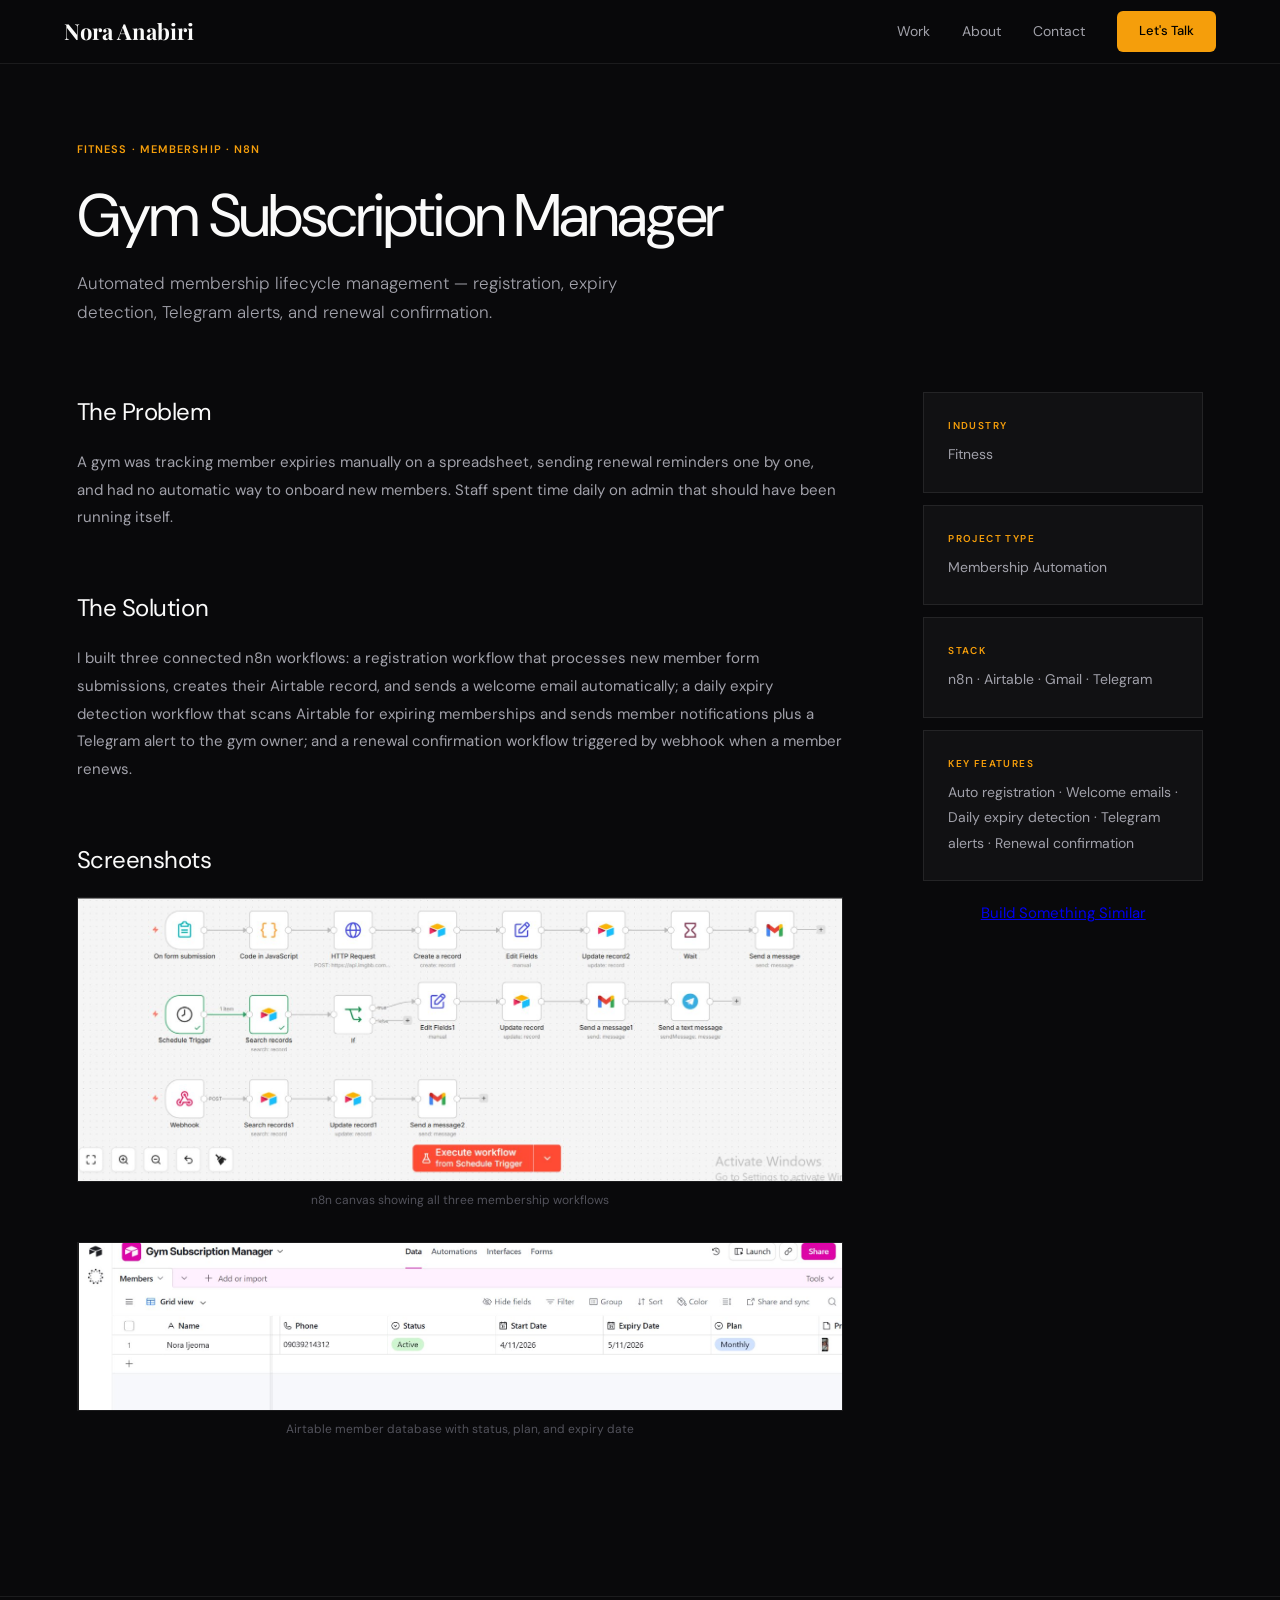
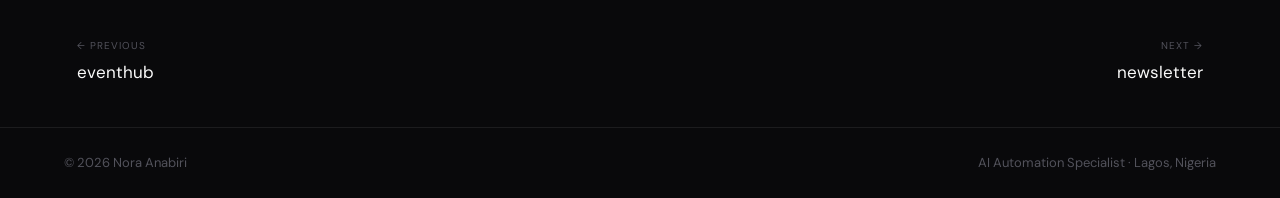
<file: case-gym.html>
<!DOCTYPE html>
<html lang="en">
<head>
<meta charset="UTF-8">
<meta name="viewport" content="width=device-width, initial-scale=1.0">
<title>Gym Subscription Manager — Nora Anabiri</title>
<link rel="preconnect" href="https://fonts.googleapis.com">
<link rel="preconnect" href="https://fonts.gstatic.com" crossorigin>
<link href="https://fonts.googleapis.com/css2?family=Playfair+Display:ital,wght@0,400;0,700;1,400&family=DM+Sans:wght@300;400;500&display=swap" rel="stylesheet">
<link rel="stylesheet" href="style.css">
<style>
.case-hero{padding:140px 6% 64px;}
.case-meta{display:flex;gap:10px;flex-wrap:wrap;margin-bottom:24px;}
.case-tag{font-size:11px;font-weight:600;letter-spacing:0.1em;text-transform:uppercase;color:var(--amber);}
.case-title{font-family:var(--font-serif);font-size:clamp(32px,5vw,60px);font-weight:400;letter-spacing:-0.03em;color:var(--text);margin-bottom:20px;line-height:1.1;}
.case-subtitle{font-size:17px;color:var(--muted);max-width:620px;line-height:1.75;font-weight:300;}
.case-body{padding:0 6% 100px;display:grid;grid-template-columns:1fr 280px;gap:80px;align-items:start;}
.case-content{}
.case-sidebar{position:sticky;top:88px;}
.sidebar-block{background:var(--surface);border:1px solid var(--border);border-radius:var(--radius);padding:24px;margin-bottom:12px;}
.sidebar-label{font-size:10px;font-weight:600;letter-spacing:0.14em;text-transform:uppercase;color:var(--amber);margin-bottom:8px;display:block;}
.sidebar-value{font-size:14px;color:var(--muted);line-height:1.6;}
.case-section{margin-bottom:56px;}
.case-section-title{font-family:var(--font-serif);font-size:24px;font-weight:400;letter-spacing:-0.02em;color:var(--text);margin-bottom:16px;}
.case-text{font-size:15px;color:var(--muted);line-height:1.85;margin-bottom:16px;}
.case-img{width:100%;border-radius:var(--radius-sm);border:1px solid var(--border);display:block;margin-bottom:8px;}
.case-img-cap{font-size:12px;color:var(--dim);margin-bottom:32px;text-align:center;}
.case-nav{display:flex;justify-content:space-between;padding:40px 6%;border-top:1px solid var(--border);}
.case-nav a{text-decoration:none;display:flex;flex-direction:column;gap:4px;}
.case-nav-label{font-size:10px;color:var(--dim);letter-spacing:0.1em;text-transform:uppercase;}
.case-nav-title{font-family:var(--font-serif);font-size:17px;color:var(--text);transition:color 0.2s;}
.case-nav a:hover .case-nav-title{color:var(--amber);}
@media(max-width:900px){.case-body{grid-template-columns:1fr;}.case-sidebar{position:static;}}
</style>
</head>
<body>
<nav class="nav">
  <a href="index.html" class="nav-logo">Nora Anabiri</a>
  <ul class="nav-links">
    <li><a href="work.html">Work</a></li>
    <li><a href="about.html">About</a></li>
    <li><a href="index.html#contact">Contact</a></li>
  </ul>
  <a href="index.html#contact" class="nav-cta">Let's Talk</a>
</nav>

<div class="case-hero">
  <div class="case-meta"><span class="case-tag">Fitness · Membership · n8n</span></div>
  <h1 class="case-title">Gym Subscription Manager</h1>
  <p class="case-subtitle">Automated membership lifecycle management — registration, expiry detection, Telegram alerts, and renewal confirmation.</p>
</div>

<div class="case-body">
  <div class="case-content">
    <div class="case-section">
      <h2 class="case-section-title">The Problem</h2>
      <p class="case-text">A gym was tracking member expiries manually on a spreadsheet, sending renewal reminders one by one, and had no automatic way to onboard new members. Staff spent time daily on admin that should have been running itself.</p>
    </div>
    <div class="case-section">
      <h2 class="case-section-title">The Solution</h2>
      <p class="case-text">I built three connected n8n workflows: a registration workflow that processes new member form submissions, creates their Airtable record, and sends a welcome email automatically; a daily expiry detection workflow that scans Airtable for expiring memberships and sends member notifications plus a Telegram alert to the gym owner; and a renewal confirmation workflow triggered by webhook when a member renews.</p>
    </div>
    <div class="case-section">
      <h2 class="case-section-title">Screenshots</h2>
      <img src="gym-workflows.png" alt="Gym Subscription Manager" class="case-img">
      <p class="case-img-cap">n8n canvas showing all three membership workflows</p>
      <img src="gym-airtable.png" alt="Gym Subscription Manager" class="case-img">
      <p class="case-img-cap">Airtable member database with status, plan, and expiry date</p>
    </div>
  </div>
  <div class="case-sidebar">
    <div class="sidebar-block">
      <span class="sidebar-label">Industry</span>
      <span class="sidebar-value">Fitness</span>
    </div>
    <div class="sidebar-block">
      <span class="sidebar-label">Project Type</span>
      <span class="sidebar-value">Membership Automation</span>
    </div>
    <div class="sidebar-block">
      <span class="sidebar-label">Stack</span>
      <span class="sidebar-value">n8n · Airtable · Gmail · Telegram</span>
    </div>
    <div class="sidebar-block">
      <span class="sidebar-label">Key Features</span>
      <span class="sidebar-value">Auto registration · Welcome emails · Daily expiry detection · Telegram alerts · Renewal confirmation</span>
    </div>
    <a href="index.html#contact" class="btn-primary" style="display:block;text-align:center;margin-top:20px;">Build Something Similar</a>
  </div>
</div>

<div class="case-nav">
  <a href="case-EventHub.html">
    <span class="case-nav-label">← Previous</span>
    <span class="case-nav-title">eventhub</span>
  </a>
  <a href="case-Newsletter Automation.html" style="text-align:right;">
    <span class="case-nav-label">Next →</span>
    <span class="case-nav-title">newsletter</span>
  </a>
</div>

<footer class="footer">
  <span>© 2026 Nora Anabiri</span>
  <span>AI Automation Specialist · Lagos, Nigeria</span>
</footer>
<script src="main.js"></script>
</body>
</html>
</file>
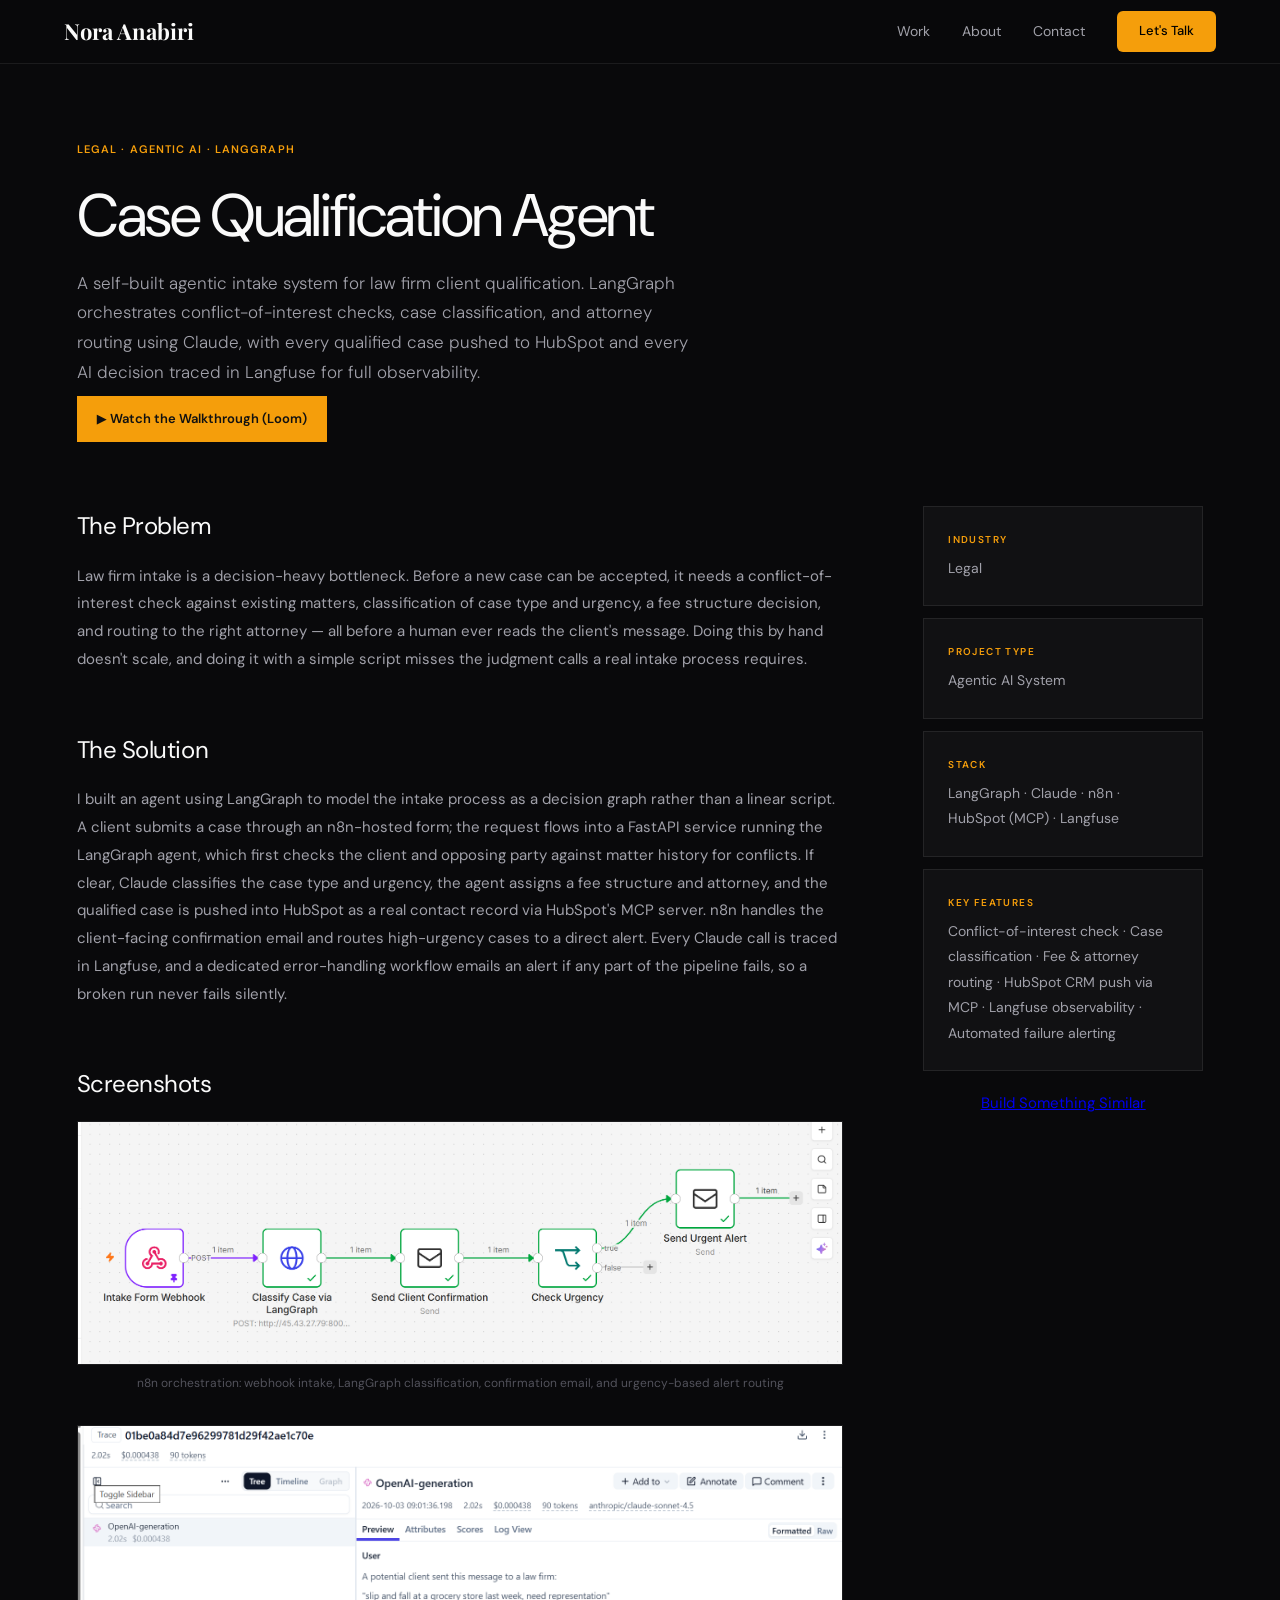
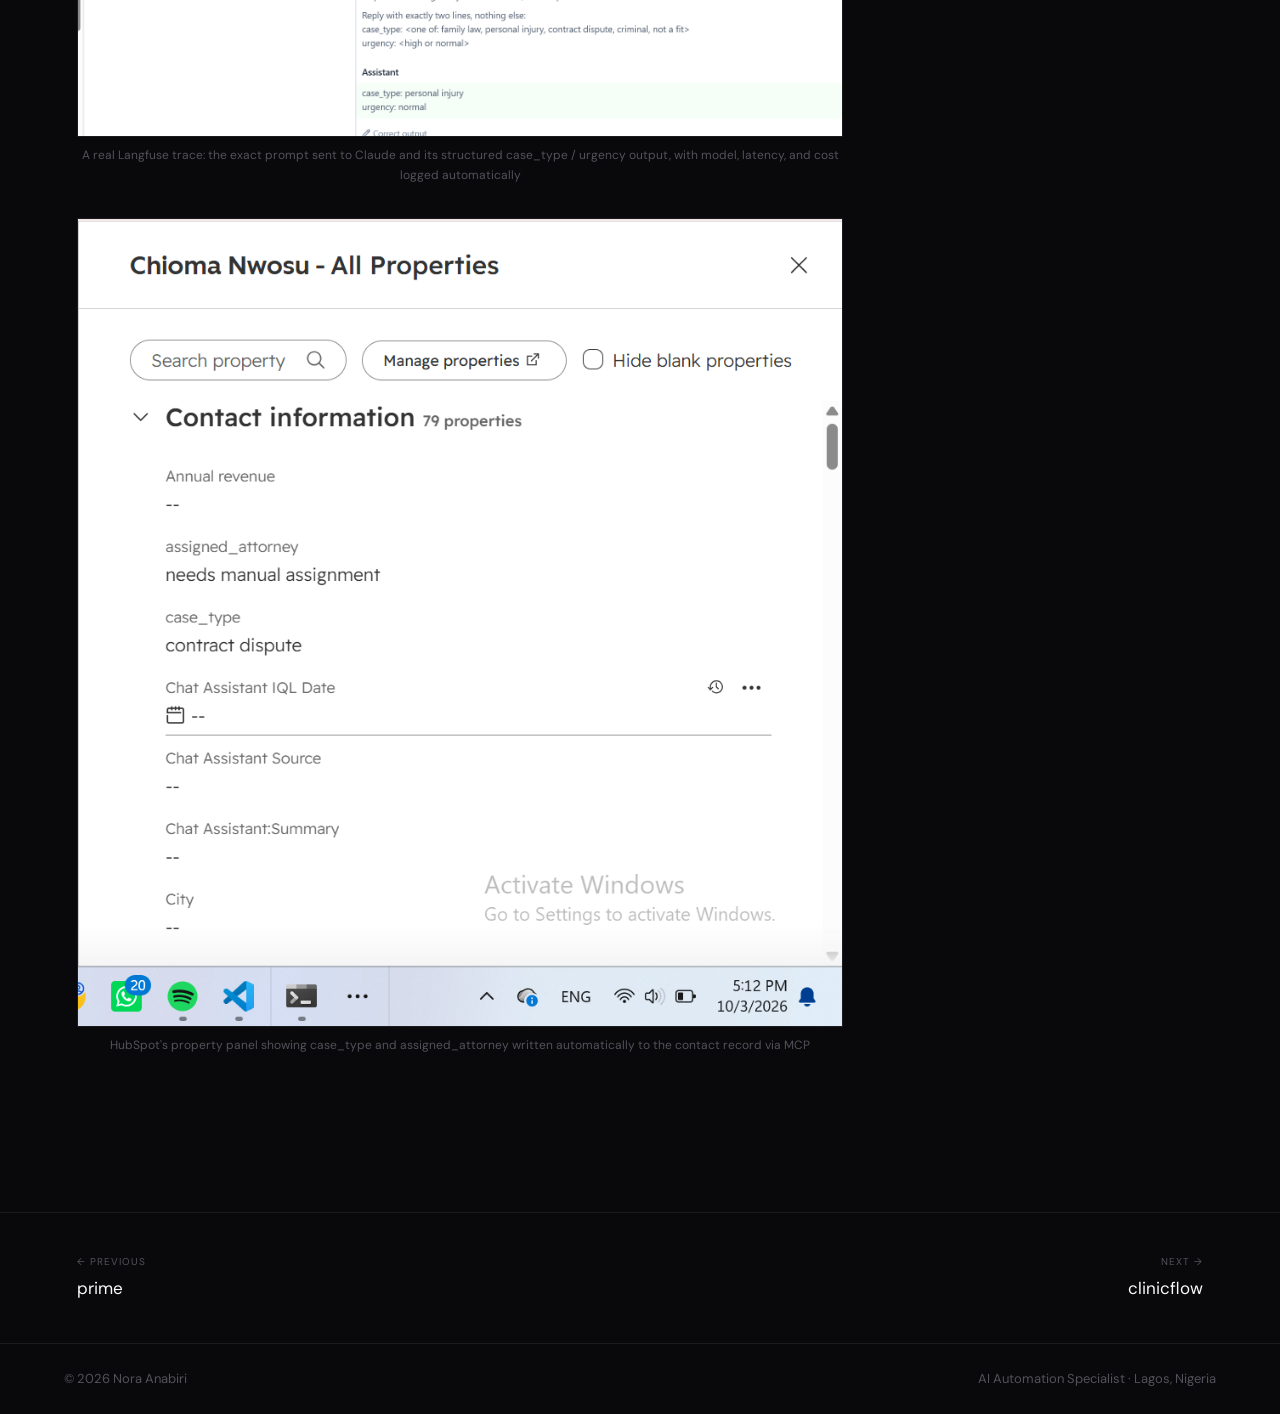
<file: case-lawfirm.html>
<!DOCTYPE html>
<html lang="en">
<head>
<meta charset="UTF-8">
<meta name="viewport" content="width=device-width, initial-scale=1.0">
<title>Case Qualification Agent — Nora Anabiri</title>
<link rel="preconnect" href="https://fonts.googleapis.com">
<link rel="preconnect" href="https://fonts.gstatic.com" crossorigin>
<link href="https://fonts.googleapis.com/css2?family=Playfair+Display:ital,wght@0,400;0,700;1,400&family=DM+Sans:wght@300;400;500&display=swap" rel="stylesheet">
<link rel="stylesheet" href="style.css">
<style>
.case-hero{padding:140px 6% 64px;}
.case-meta{display:flex;gap:10px;flex-wrap:wrap;margin-bottom:24px;}
.case-tag{font-size:11px;font-weight:600;letter-spacing:0.1em;text-transform:uppercase;color:var(--amber);}
.case-title{font-family:var(--font-serif);font-size:clamp(32px,5vw,60px);font-weight:400;letter-spacing:-0.03em;color:var(--text);margin-bottom:20px;line-height:1.1;}
.case-subtitle{font-size:17px;color:var(--muted);max-width:620px;line-height:1.75;font-weight:300;}
.case-body{padding:0 6% 100px;display:grid;grid-template-columns:1fr 280px;gap:80px;align-items:start;}
.case-content{}
.case-sidebar{position:sticky;top:88px;}
.sidebar-block{background:var(--surface);border:1px solid var(--border);border-radius:var(--radius);padding:24px;margin-bottom:12px;}
.sidebar-label{font-size:10px;font-weight:600;letter-spacing:0.14em;text-transform:uppercase;color:var(--amber);margin-bottom:8px;display:block;}
.sidebar-value{font-size:14px;color:var(--muted);line-height:1.6;}
.case-section{margin-bottom:56px;}
.case-section-title{font-family:var(--font-serif);font-size:24px;font-weight:400;letter-spacing:-0.02em;color:var(--text);margin-bottom:16px;}
.case-text{font-size:15px;color:var(--muted);line-height:1.85;margin-bottom:16px;}
.case-img{width:100%;border-radius:var(--radius-sm);border:1px solid var(--border);display:block;margin-bottom:8px;}
.case-img-cap{font-size:12px;color:var(--dim);margin-bottom:32px;text-align:center;}
.case-nav{display:flex;justify-content:space-between;padding:40px 6%;border-top:1px solid var(--border);}
.case-nav a{text-decoration:none;display:flex;flex-direction:column;gap:4px;}
.case-nav-label{font-size:10px;color:var(--dim);letter-spacing:0.1em;text-transform:uppercase;}
.case-nav-title{font-family:var(--font-serif);font-size:17px;color:var(--text);transition:color 0.2s;}
.case-nav a:hover .case-nav-title{color:var(--amber);}
.case-video-btn{display:inline-flex;align-items:center;gap:8px;background:var(--amber);color:#111;font-size:13px;font-weight:600;padding:12px 20px;border-radius:var(--radius-sm);text-decoration:none;margin-top:8px;}
@media(max-width:900px){.case-body{grid-template-columns:1fr;}.case-sidebar{position:static;}}
</style>
</head>
<body>
<nav class="nav">
  <a href="index.html" class="nav-logo">Nora Anabiri</a>
  <ul class="nav-links">
    <li><a href="work.html">Work</a></li>
    <li><a href="about.html">About</a></li>
    <li><a href="index.html#contact">Contact</a></li>
  </ul>
  <a href="index.html#contact" class="nav-cta">Let's Talk</a>
</nav>

<div class="case-hero">
  <div class="case-meta"><span class="case-tag">Legal · Agentic AI · LangGraph</span></div>
  <h1 class="case-title">Case Qualification Agent</h1>
  <p class="case-subtitle">A self-built agentic intake system for law firm client qualification. LangGraph orchestrates conflict-of-interest checks, case classification, and attorney routing using Claude, with every qualified case pushed to HubSpot and every AI decision traced in Langfuse for full observability.</p>
  <a href="https://www.loom.com/share/42aa38667c4f4449ba43b6b4d55864a7" class="case-video-btn" target="_blank" rel="noopener">▶ Watch the Walkthrough (Loom)</a>
</div>

<div class="case-body">
  <div class="case-content">
    <div class="case-section">
      <h2 class="case-section-title">The Problem</h2>
      <p class="case-text">Law firm intake is a decision-heavy bottleneck. Before a new case can be accepted, it needs a conflict-of-interest check against existing matters, classification of case type and urgency, a fee structure decision, and routing to the right attorney — all before a human ever reads the client's message. Doing this by hand doesn't scale, and doing it with a simple script misses the judgment calls a real intake process requires.</p>
    </div>
    <div class="case-section">
      <h2 class="case-section-title">The Solution</h2>
      <p class="case-text">I built an agent using LangGraph to model the intake process as a decision graph rather than a linear script. A client submits a case through an n8n-hosted form; the request flows into a FastAPI service running the LangGraph agent, which first checks the client and opposing party against matter history for conflicts. If clear, Claude classifies the case type and urgency, the agent assigns a fee structure and attorney, and the qualified case is pushed into HubSpot as a real contact record via HubSpot's MCP server. n8n handles the client-facing confirmation email and routes high-urgency cases to a direct alert. Every Claude call is traced in Langfuse, and a dedicated error-handling workflow emails an alert if any part of the pipeline fails, so a broken run never fails silently.</p>
    </div>
    <div class="case-section">
      <h2 class="case-section-title">Screenshots</h2>
      <img src="lawfirm-workflow.png" alt="Case Qualification Agent n8n workflow" class="case-img">
      <p class="case-img-cap">n8n orchestration: webhook intake, LangGraph classification, confirmation email, and urgency-based alert routing</p>
      <img src="lawfirm-langfuse.png" alt="Langfuse trace of a Claude classification call" class="case-img">
      <p class="case-img-cap">A real Langfuse trace: the exact prompt sent to Claude and its structured case_type / urgency output, with model, latency, and cost logged automatically</p>
      <img src="lawfirm-hubspot.png" alt="HubSpot contact record from a qualified case" class="case-img">
      <p class="case-img-cap">HubSpot's property panel showing case_type and assigned_attorney written automatically to the contact record via MCP</p>
    </div>
  </div>
  <div class="case-sidebar">
    <div class="sidebar-block">
      <span class="sidebar-label">Industry</span>
      <span class="sidebar-value">Legal</span>
    </div>
    <div class="sidebar-block">
      <span class="sidebar-label">Project Type</span>
      <span class="sidebar-value">Agentic AI System</span>
    </div>
    <div class="sidebar-block">
      <span class="sidebar-label">Stack</span>
      <span class="sidebar-value">LangGraph · Claude · n8n · HubSpot (MCP) · Langfuse</span>
    </div>
    <div class="sidebar-block">
      <span class="sidebar-label">Key Features</span>
      <span class="sidebar-value">Conflict-of-interest check · Case classification · Fee &amp; attorney routing · HubSpot CRM push via MCP · Langfuse observability · Automated failure alerting</span>
    </div>
    <a href="index.html#contact" class="btn-primary" style="display:block;text-align:center;margin-top:20px;">Build Something Similar</a>
  </div>
</div>

<div class="case-nav">
  <a href="case-prime.html">
    <span class="case-nav-label">← Previous</span>
    <span class="case-nav-title">prime</span>
  </a>
  <a href="case-clinicflow.html" style="text-align:right;">
    <span class="case-nav-label">Next →</span>
    <span class="case-nav-title">clinicflow</span>
  </a>
</div>

<footer class="footer">
  <span>© 2026 Nora Anabiri</span>
  <span>AI Automation Specialist · Lagos, Nigeria</span>
</footer>
<script src="main.js"></script>
</body>
</html>
</file>
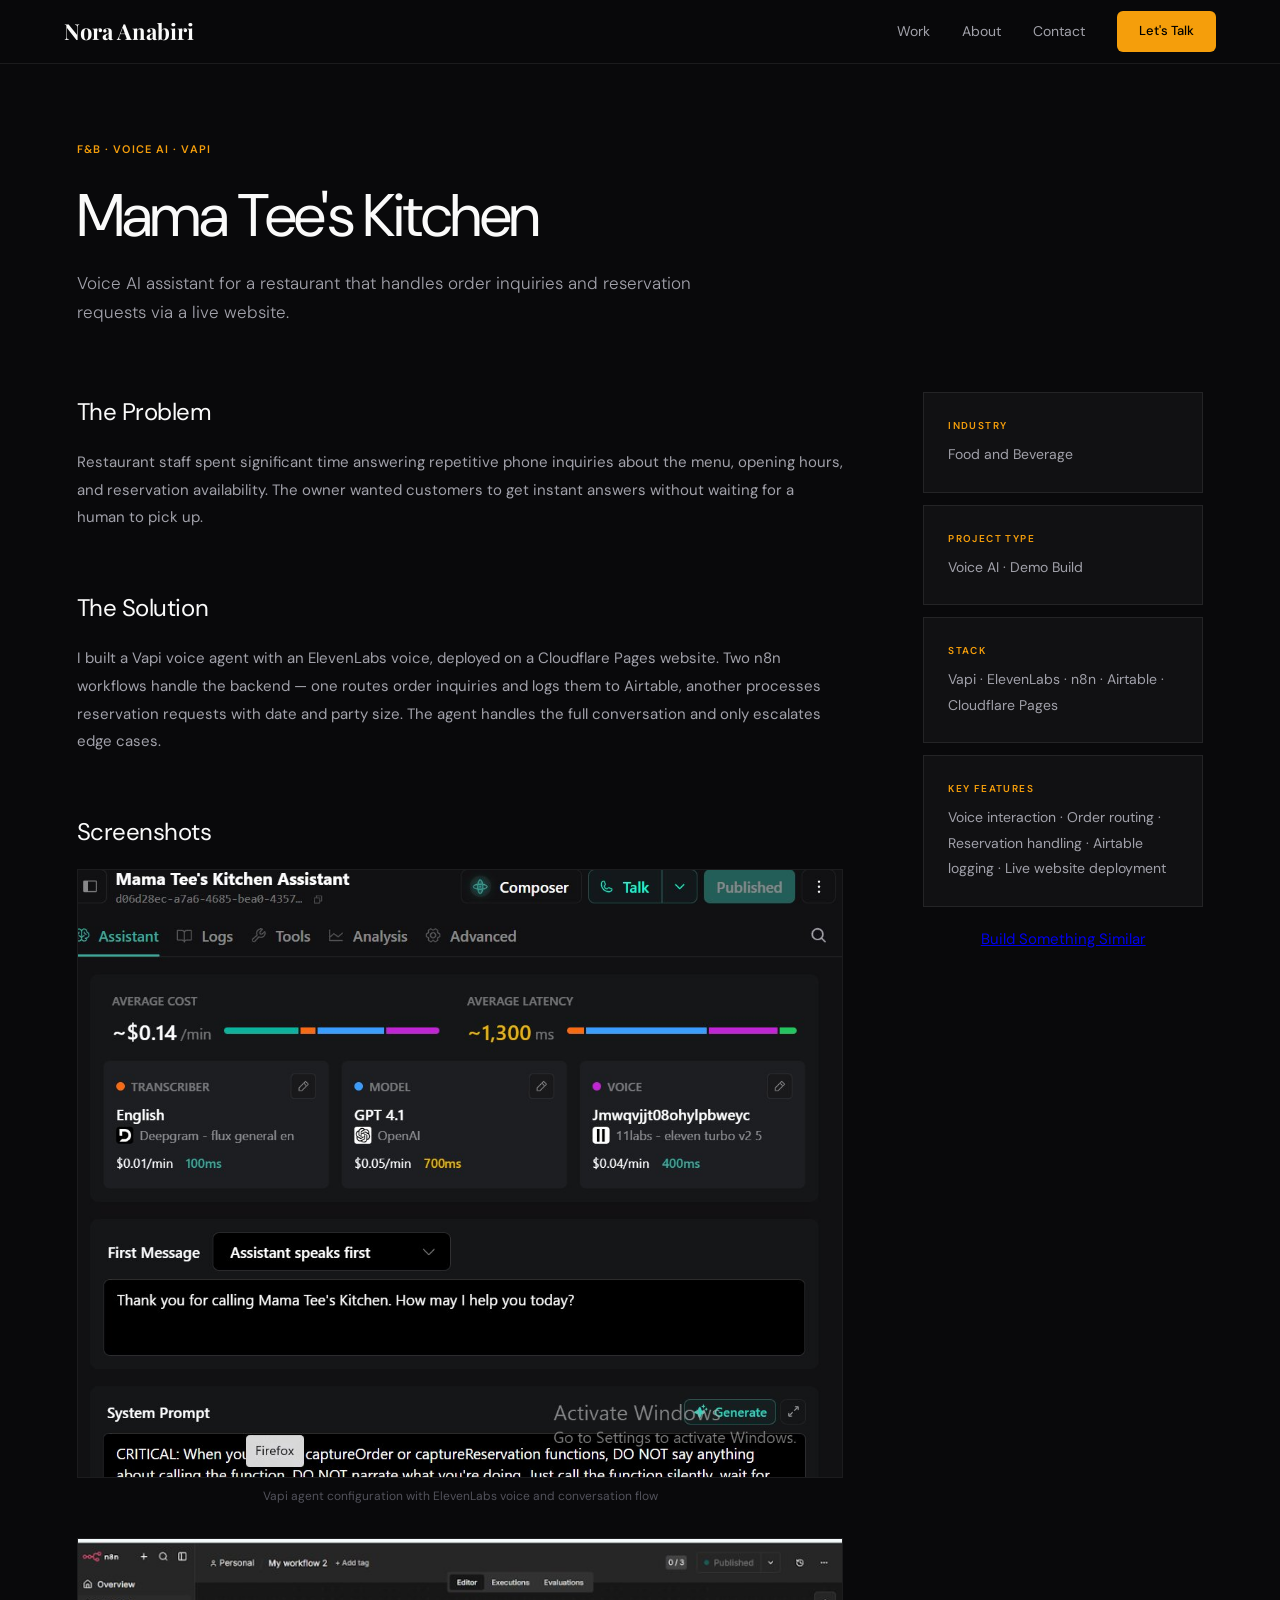
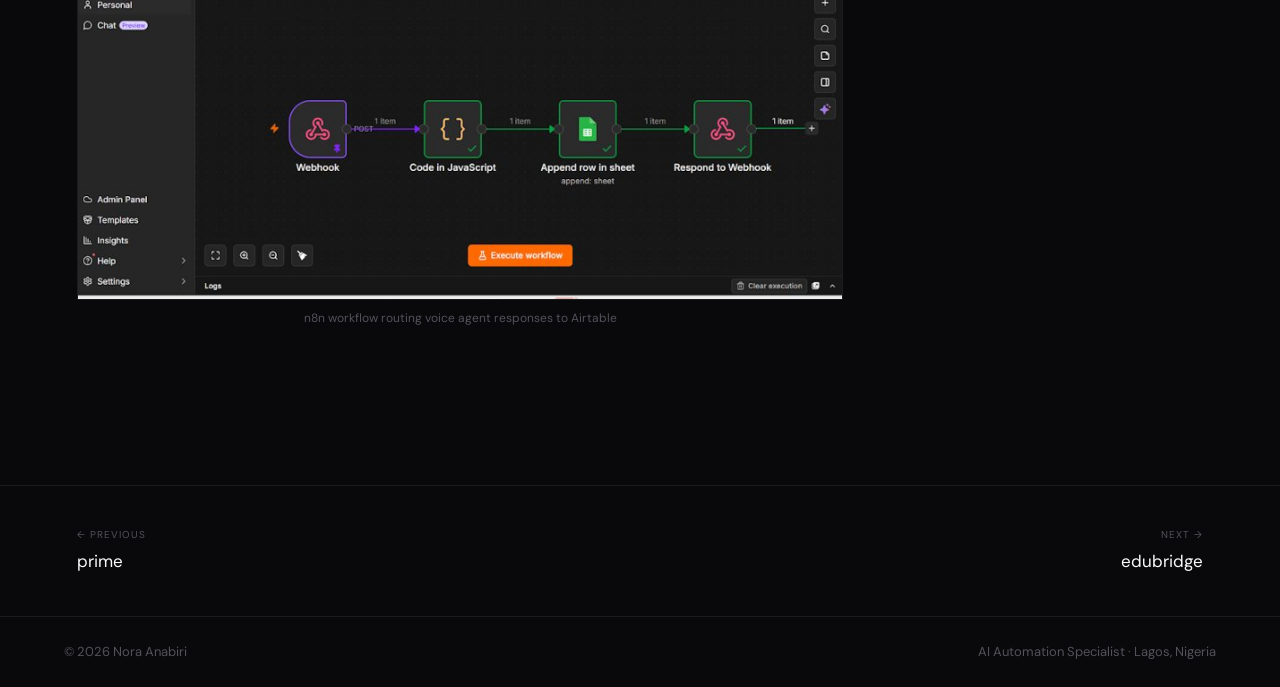
<file: case-mamatee.html>
<!DOCTYPE html>
<html lang="en">
<head>
<meta charset="UTF-8">
<meta name="viewport" content="width=device-width, initial-scale=1.0">
<title>Mama Tee's Kitchen — Nora Anabiri</title>
<link rel="preconnect" href="https://fonts.googleapis.com">
<link rel="preconnect" href="https://fonts.gstatic.com" crossorigin>
<link href="https://fonts.googleapis.com/css2?family=Playfair+Display:ital,wght@0,400;0,700;1,400&family=DM+Sans:wght@300;400;500&display=swap" rel="stylesheet">
<link rel="stylesheet" href="style.css">
<style>
.case-hero{padding:140px 6% 64px;}
.case-meta{display:flex;gap:10px;flex-wrap:wrap;margin-bottom:24px;}
.case-tag{font-size:11px;font-weight:600;letter-spacing:0.1em;text-transform:uppercase;color:var(--amber);}
.case-title{font-family:var(--font-serif);font-size:clamp(32px,5vw,60px);font-weight:400;letter-spacing:-0.03em;color:var(--text);margin-bottom:20px;line-height:1.1;}
.case-subtitle{font-size:17px;color:var(--muted);max-width:620px;line-height:1.75;font-weight:300;}
.case-body{padding:0 6% 100px;display:grid;grid-template-columns:1fr 280px;gap:80px;align-items:start;}
.case-content{}
.case-sidebar{position:sticky;top:88px;}
.sidebar-block{background:var(--surface);border:1px solid var(--border);border-radius:var(--radius);padding:24px;margin-bottom:12px;}
.sidebar-label{font-size:10px;font-weight:600;letter-spacing:0.14em;text-transform:uppercase;color:var(--amber);margin-bottom:8px;display:block;}
.sidebar-value{font-size:14px;color:var(--muted);line-height:1.6;}
.case-section{margin-bottom:56px;}
.case-section-title{font-family:var(--font-serif);font-size:24px;font-weight:400;letter-spacing:-0.02em;color:var(--text);margin-bottom:16px;}
.case-text{font-size:15px;color:var(--muted);line-height:1.85;margin-bottom:16px;}
.case-img{width:100%;border-radius:var(--radius-sm);border:1px solid var(--border);display:block;margin-bottom:8px;}
.case-img-cap{font-size:12px;color:var(--dim);margin-bottom:32px;text-align:center;}
.case-nav{display:flex;justify-content:space-between;padding:40px 6%;border-top:1px solid var(--border);}
.case-nav a{text-decoration:none;display:flex;flex-direction:column;gap:4px;}
.case-nav-label{font-size:10px;color:var(--dim);letter-spacing:0.1em;text-transform:uppercase;}
.case-nav-title{font-family:var(--font-serif);font-size:17px;color:var(--text);transition:color 0.2s;}
.case-nav a:hover .case-nav-title{color:var(--amber);}
@media(max-width:900px){.case-body{grid-template-columns:1fr;}.case-sidebar{position:static;}}
</style>
</head>
<body>
<nav class="nav">
  <a href="index.html" class="nav-logo">Nora Anabiri</a>
  <ul class="nav-links">
    <li><a href="work.html">Work</a></li>
    <li><a href="about.html">About</a></li>
    <li><a href="index.html#contact">Contact</a></li>
  </ul>
  <a href="index.html#contact" class="nav-cta">Let's Talk</a>
</nav>

<div class="case-hero">
  <div class="case-meta"><span class="case-tag">F&B · Voice AI · Vapi</span></div>
  <h1 class="case-title">Mama Tee's Kitchen</h1>
  <p class="case-subtitle">Voice AI assistant for a restaurant that handles order inquiries and reservation requests via a live website.</p>
</div>

<div class="case-body">
  <div class="case-content">
    <div class="case-section">
      <h2 class="case-section-title">The Problem</h2>
      <p class="case-text">Restaurant staff spent significant time answering repetitive phone inquiries about the menu, opening hours, and reservation availability. The owner wanted customers to get instant answers without waiting for a human to pick up.</p>
    </div>
    <div class="case-section">
      <h2 class="case-section-title">The Solution</h2>
      <p class="case-text">I built a Vapi voice agent with an ElevenLabs voice, deployed on a Cloudflare Pages website. Two n8n workflows handle the backend — one routes order inquiries and logs them to Airtable, another processes reservation requests with date and party size. The agent handles the full conversation and only escalates edge cases.</p>
    </div>
    <div class="case-section">
      <h2 class="case-section-title">Screenshots</h2>
      <img src="mamatee-vapi.png" alt="Mama Tee's Kitchen" class="case-img">
      <p class="case-img-cap">Vapi agent configuration with ElevenLabs voice and conversation flow</p>
      <img src="mamatee-n8n.png" alt="Mama Tee's Kitchen" class="case-img">
      <p class="case-img-cap">n8n workflow routing voice agent responses to Airtable</p>
    </div>
  </div>
  <div class="case-sidebar">
    <div class="sidebar-block">
      <span class="sidebar-label">Industry</span>
      <span class="sidebar-value">Food and Beverage</span>
    </div>
    <div class="sidebar-block">
      <span class="sidebar-label">Project Type</span>
      <span class="sidebar-value">Voice AI · Demo Build</span>
    </div>
    <div class="sidebar-block">
      <span class="sidebar-label">Stack</span>
      <span class="sidebar-value">Vapi · ElevenLabs · n8n · Airtable · Cloudflare Pages</span>
    </div>
    <div class="sidebar-block">
      <span class="sidebar-label">Key Features</span>
      <span class="sidebar-value">Voice interaction · Order routing · Reservation handling · Airtable logging · Live website deployment</span>
    </div>
    <a href="index.html#contact" class="btn-primary" style="display:block;text-align:center;margin-top:20px;">Build Something Similar</a>
  </div>
</div>

<div class="case-nav">
  <a href="case-Prime Medical Centre.html">
    <span class="case-nav-label">← Previous</span>
    <span class="case-nav-title">prime</span>
  </a>
  <a href="case-EduBridge.html" style="text-align:right;">
    <span class="case-nav-label">Next →</span>
    <span class="case-nav-title">edubridge</span>
  </a>
</div>

<footer class="footer">
  <span>© 2026 Nora Anabiri</span>
  <span>AI Automation Specialist · Lagos, Nigeria</span>
</footer>
<script src="main.js"></script>
</body>
</html>
</file>
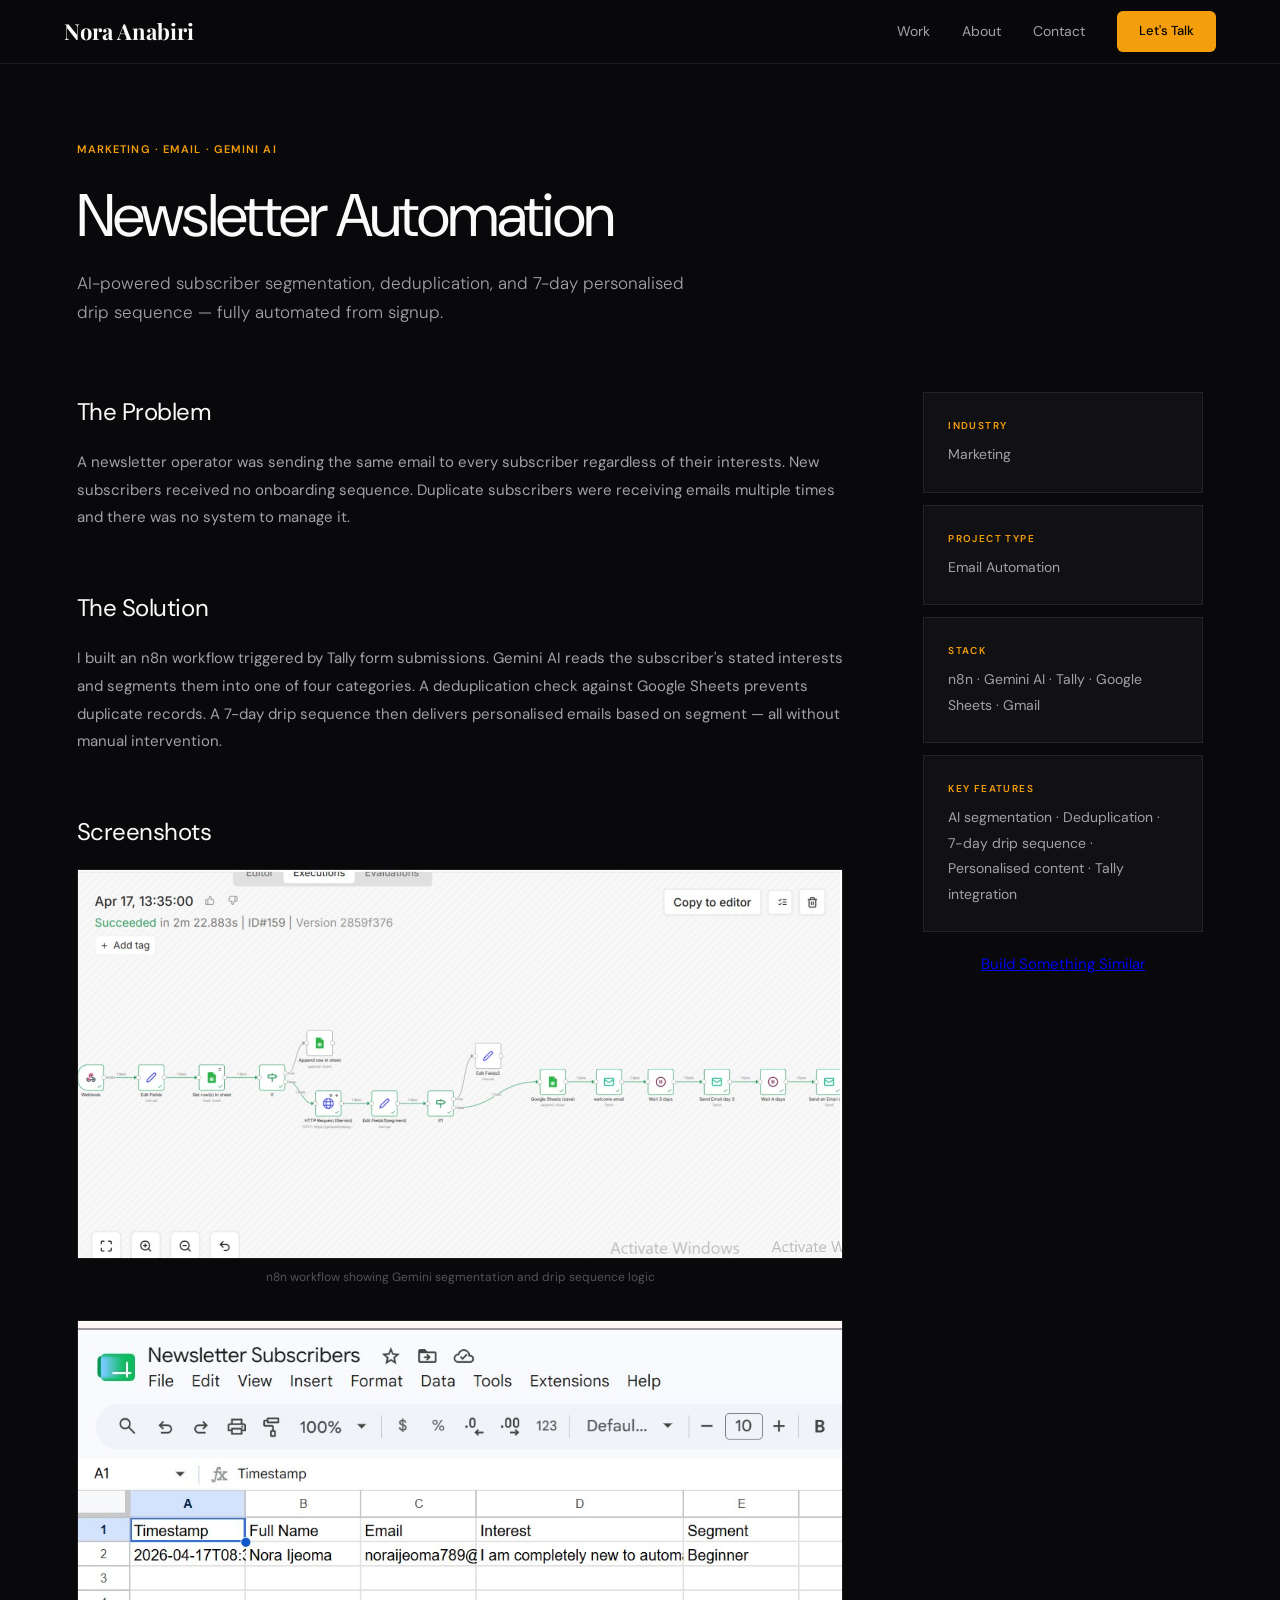
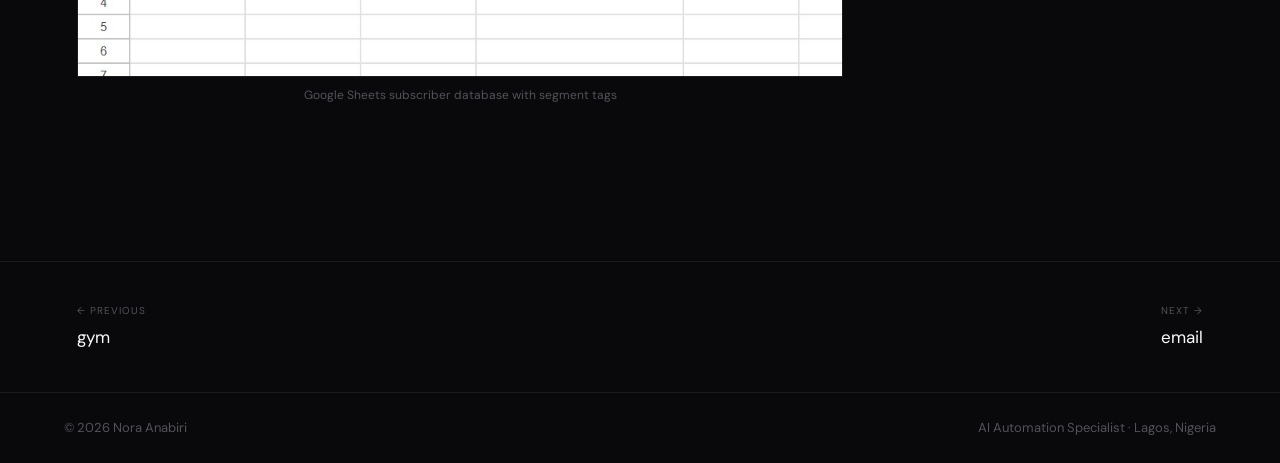
<file: case-newsletter.html>
<!DOCTYPE html>
<html lang="en">
<head>
<meta charset="UTF-8">
<meta name="viewport" content="width=device-width, initial-scale=1.0">
<title>Newsletter Automation — Nora Anabiri</title>
<link rel="preconnect" href="https://fonts.googleapis.com">
<link rel="preconnect" href="https://fonts.gstatic.com" crossorigin>
<link href="https://fonts.googleapis.com/css2?family=Playfair+Display:ital,wght@0,400;0,700;1,400&family=DM+Sans:wght@300;400;500&display=swap" rel="stylesheet">
<link rel="stylesheet" href="style.css">
<style>
.case-hero{padding:140px 6% 64px;}
.case-meta{display:flex;gap:10px;flex-wrap:wrap;margin-bottom:24px;}
.case-tag{font-size:11px;font-weight:600;letter-spacing:0.1em;text-transform:uppercase;color:var(--amber);}
.case-title{font-family:var(--font-serif);font-size:clamp(32px,5vw,60px);font-weight:400;letter-spacing:-0.03em;color:var(--text);margin-bottom:20px;line-height:1.1;}
.case-subtitle{font-size:17px;color:var(--muted);max-width:620px;line-height:1.75;font-weight:300;}
.case-body{padding:0 6% 100px;display:grid;grid-template-columns:1fr 280px;gap:80px;align-items:start;}
.case-content{}
.case-sidebar{position:sticky;top:88px;}
.sidebar-block{background:var(--surface);border:1px solid var(--border);border-radius:var(--radius);padding:24px;margin-bottom:12px;}
.sidebar-label{font-size:10px;font-weight:600;letter-spacing:0.14em;text-transform:uppercase;color:var(--amber);margin-bottom:8px;display:block;}
.sidebar-value{font-size:14px;color:var(--muted);line-height:1.6;}
.case-section{margin-bottom:56px;}
.case-section-title{font-family:var(--font-serif);font-size:24px;font-weight:400;letter-spacing:-0.02em;color:var(--text);margin-bottom:16px;}
.case-text{font-size:15px;color:var(--muted);line-height:1.85;margin-bottom:16px;}
.case-img{width:100%;border-radius:var(--radius-sm);border:1px solid var(--border);display:block;margin-bottom:8px;}
.case-img-cap{font-size:12px;color:var(--dim);margin-bottom:32px;text-align:center;}
.case-nav{display:flex;justify-content:space-between;padding:40px 6%;border-top:1px solid var(--border);}
.case-nav a{text-decoration:none;display:flex;flex-direction:column;gap:4px;}
.case-nav-label{font-size:10px;color:var(--dim);letter-spacing:0.1em;text-transform:uppercase;}
.case-nav-title{font-family:var(--font-serif);font-size:17px;color:var(--text);transition:color 0.2s;}
.case-nav a:hover .case-nav-title{color:var(--amber);}
@media(max-width:900px){.case-body{grid-template-columns:1fr;}.case-sidebar{position:static;}}
</style>
</head>
<body>
<nav class="nav">
  <a href="index.html" class="nav-logo">Nora Anabiri</a>
  <ul class="nav-links">
    <li><a href="work.html">Work</a></li>
    <li><a href="about.html">About</a></li>
    <li><a href="index.html#contact">Contact</a></li>
  </ul>
  <a href="index.html#contact" class="nav-cta">Let's Talk</a>
</nav>

<div class="case-hero">
  <div class="case-meta"><span class="case-tag">Marketing · Email · Gemini AI</span></div>
  <h1 class="case-title">Newsletter Automation</h1>
  <p class="case-subtitle">AI-powered subscriber segmentation, deduplication, and 7-day personalised drip sequence — fully automated from signup.</p>
</div>

<div class="case-body">
  <div class="case-content">
    <div class="case-section">
      <h2 class="case-section-title">The Problem</h2>
      <p class="case-text">A newsletter operator was sending the same email to every subscriber regardless of their interests. New subscribers received no onboarding sequence. Duplicate subscribers were receiving emails multiple times and there was no system to manage it.</p>
    </div>
    <div class="case-section">
      <h2 class="case-section-title">The Solution</h2>
      <p class="case-text">I built an n8n workflow triggered by Tally form submissions. Gemini AI reads the subscriber's stated interests and segments them into one of four categories. A deduplication check against Google Sheets prevents duplicate records. A 7-day drip sequence then delivers personalised emails based on segment — all without manual intervention.</p>
    </div>
    <div class="case-section">
      <h2 class="case-section-title">Screenshots</h2>
      <img src="newsletter-workflow.png" alt="Newsletter Automation" class="case-img">
      <p class="case-img-cap">n8n workflow showing Gemini segmentation and drip sequence logic</p>
      <img src="newsletter-sheets.png" alt="Newsletter Automation" class="case-img">
      <p class="case-img-cap">Google Sheets subscriber database with segment tags</p>
    </div>
  </div>
  <div class="case-sidebar">
    <div class="sidebar-block">
      <span class="sidebar-label">Industry</span>
      <span class="sidebar-value">Marketing</span>
    </div>
    <div class="sidebar-block">
      <span class="sidebar-label">Project Type</span>
      <span class="sidebar-value">Email Automation</span>
    </div>
    <div class="sidebar-block">
      <span class="sidebar-label">Stack</span>
      <span class="sidebar-value">n8n · Gemini AI · Tally · Google Sheets · Gmail</span>
    </div>
    <div class="sidebar-block">
      <span class="sidebar-label">Key Features</span>
      <span class="sidebar-value">AI segmentation · Deduplication · 7-day drip sequence · Personalised content · Tally integration</span>
    </div>
    <a href="index.html#contact" class="btn-primary" style="display:block;text-align:center;margin-top:20px;">Build Something Similar</a>
  </div>
</div>

<div class="case-nav">
  <a href="case-Gym Subscription Manager.html">
    <span class="case-nav-label">← Previous</span>
    <span class="case-nav-title">gym</span>
  </a>
  <a href="case-AI Email Classification.html" style="text-align:right;">
    <span class="case-nav-label">Next →</span>
    <span class="case-nav-title">email</span>
  </a>
</div>

<footer class="footer">
  <span>© 2026 Nora Anabiri</span>
  <span>AI Automation Specialist · Lagos, Nigeria</span>
</footer>
<script src="main.js"></script>
</body>
</html>
</file>
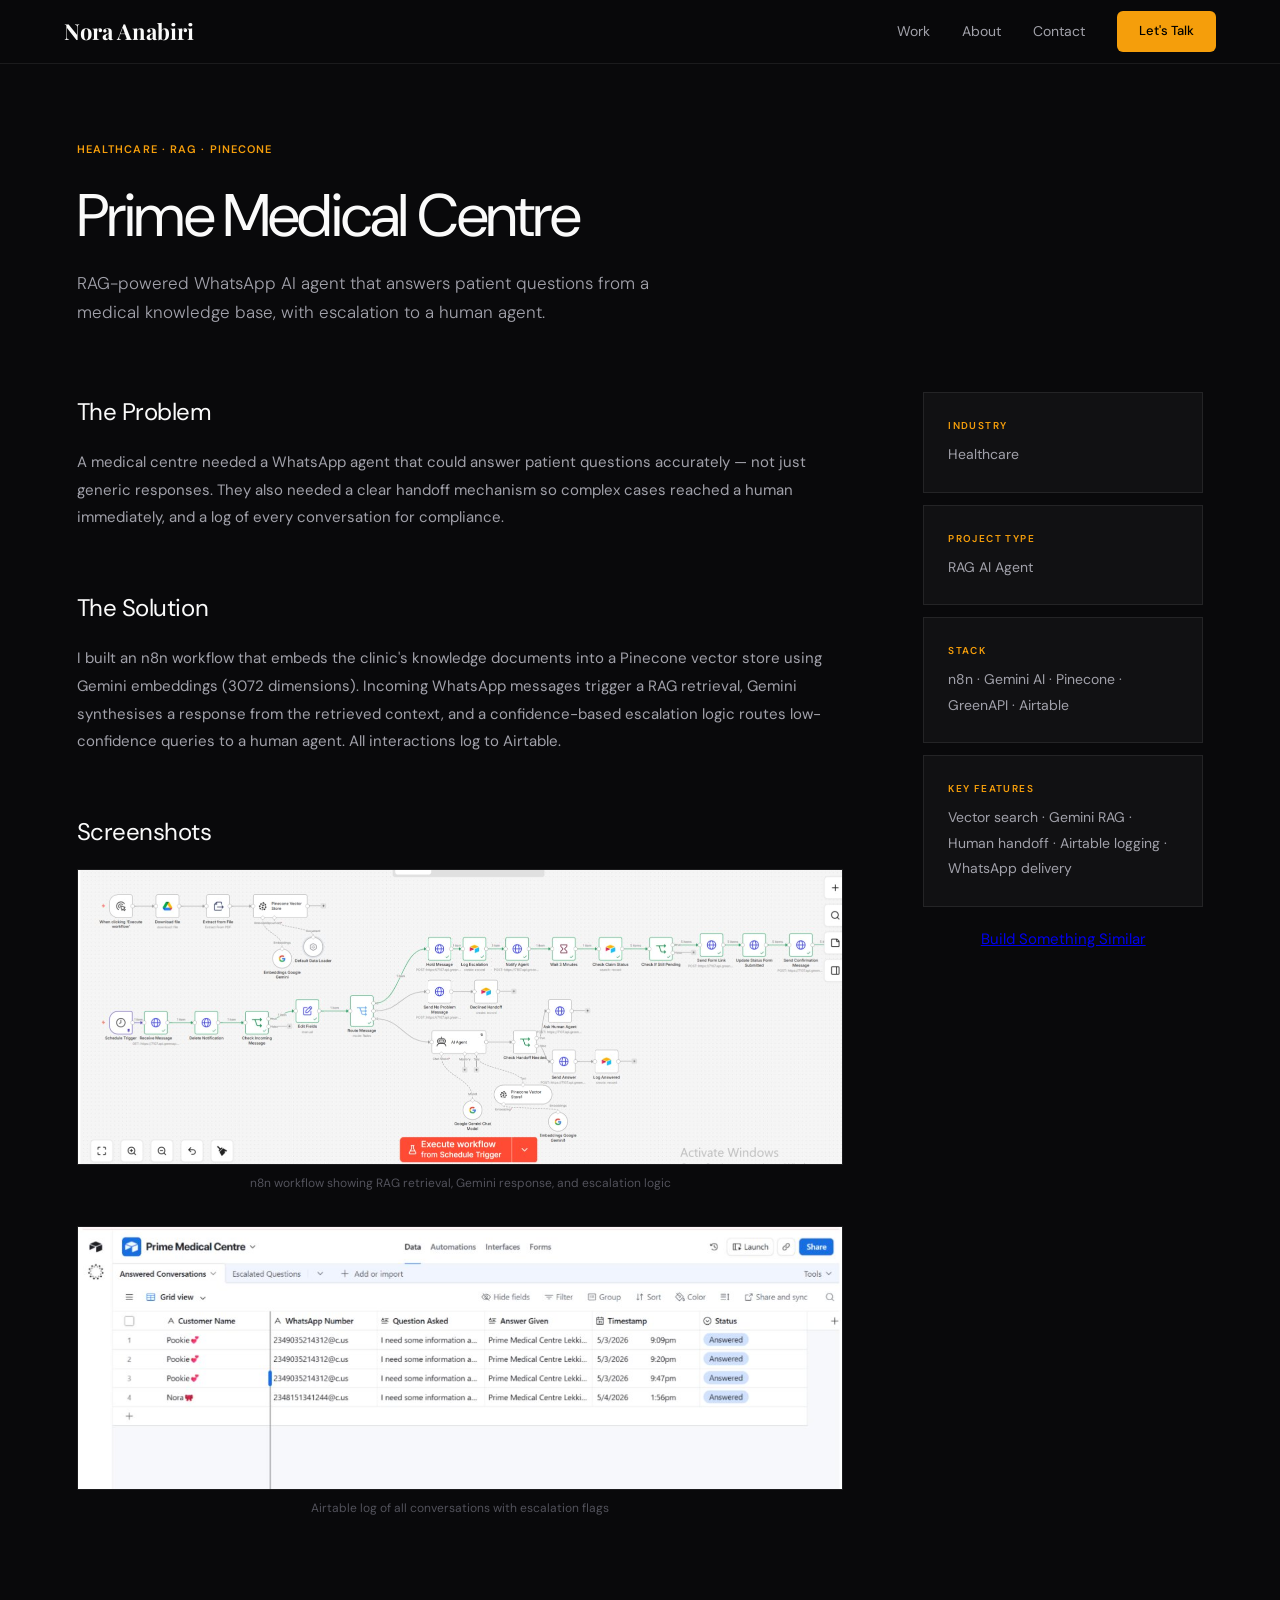
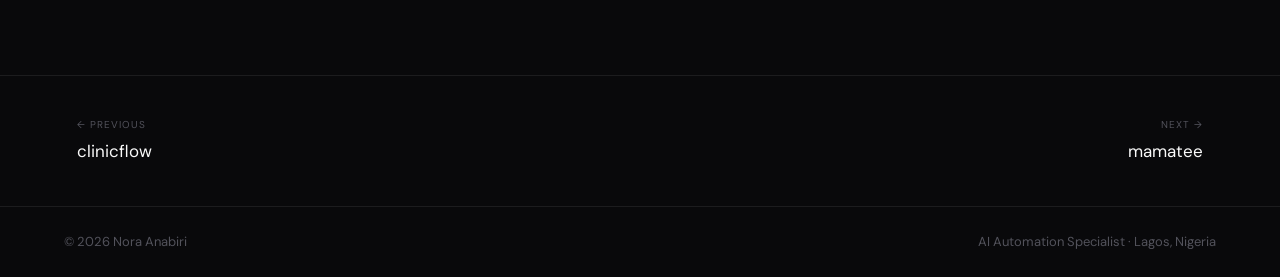
<file: case-prime.html>
<!DOCTYPE html>
<html lang="en">
<head>
<meta charset="UTF-8">
<meta name="viewport" content="width=device-width, initial-scale=1.0">
<title>Prime Medical Centre — Nora Anabiri</title>
<link rel="preconnect" href="https://fonts.googleapis.com">
<link rel="preconnect" href="https://fonts.gstatic.com" crossorigin>
<link href="https://fonts.googleapis.com/css2?family=Playfair+Display:ital,wght@0,400;0,700;1,400&family=DM+Sans:wght@300;400;500&display=swap" rel="stylesheet">
<link rel="stylesheet" href="style.css">
<style>
.case-hero{padding:140px 6% 64px;}
.case-meta{display:flex;gap:10px;flex-wrap:wrap;margin-bottom:24px;}
.case-tag{font-size:11px;font-weight:600;letter-spacing:0.1em;text-transform:uppercase;color:var(--amber);}
.case-title{font-family:var(--font-serif);font-size:clamp(32px,5vw,60px);font-weight:400;letter-spacing:-0.03em;color:var(--text);margin-bottom:20px;line-height:1.1;}
.case-subtitle{font-size:17px;color:var(--muted);max-width:620px;line-height:1.75;font-weight:300;}
.case-body{padding:0 6% 100px;display:grid;grid-template-columns:1fr 280px;gap:80px;align-items:start;}
.case-content{}
.case-sidebar{position:sticky;top:88px;}
.sidebar-block{background:var(--surface);border:1px solid var(--border);border-radius:var(--radius);padding:24px;margin-bottom:12px;}
.sidebar-label{font-size:10px;font-weight:600;letter-spacing:0.14em;text-transform:uppercase;color:var(--amber);margin-bottom:8px;display:block;}
.sidebar-value{font-size:14px;color:var(--muted);line-height:1.6;}
.case-section{margin-bottom:56px;}
.case-section-title{font-family:var(--font-serif);font-size:24px;font-weight:400;letter-spacing:-0.02em;color:var(--text);margin-bottom:16px;}
.case-text{font-size:15px;color:var(--muted);line-height:1.85;margin-bottom:16px;}
.case-img{width:100%;border-radius:var(--radius-sm);border:1px solid var(--border);display:block;margin-bottom:8px;}
.case-img-cap{font-size:12px;color:var(--dim);margin-bottom:32px;text-align:center;}
.case-nav{display:flex;justify-content:space-between;padding:40px 6%;border-top:1px solid var(--border);}
.case-nav a{text-decoration:none;display:flex;flex-direction:column;gap:4px;}
.case-nav-label{font-size:10px;color:var(--dim);letter-spacing:0.1em;text-transform:uppercase;}
.case-nav-title{font-family:var(--font-serif);font-size:17px;color:var(--text);transition:color 0.2s;}
.case-nav a:hover .case-nav-title{color:var(--amber);}
@media(max-width:900px){.case-body{grid-template-columns:1fr;}.case-sidebar{position:static;}}
</style>
</head>
<body>
<nav class="nav">
  <a href="index.html" class="nav-logo">Nora Anabiri</a>
  <ul class="nav-links">
    <li><a href="work.html">Work</a></li>
    <li><a href="about.html">About</a></li>
    <li><a href="index.html#contact">Contact</a></li>
  </ul>
  <a href="index.html#contact" class="nav-cta">Let's Talk</a>
</nav>

<div class="case-hero">
  <div class="case-meta"><span class="case-tag">Healthcare · RAG · Pinecone</span></div>
  <h1 class="case-title">Prime Medical Centre</h1>
  <p class="case-subtitle">RAG-powered WhatsApp AI agent that answers patient questions from a medical knowledge base, with escalation to a human agent.</p>
</div>

<div class="case-body">
  <div class="case-content">
    <div class="case-section">
      <h2 class="case-section-title">The Problem</h2>
      <p class="case-text">A medical centre needed a WhatsApp agent that could answer patient questions accurately — not just generic responses. They also needed a clear handoff mechanism so complex cases reached a human immediately, and a log of every conversation for compliance.</p>
    </div>
    <div class="case-section">
      <h2 class="case-section-title">The Solution</h2>
      <p class="case-text">I built an n8n workflow that embeds the clinic's knowledge documents into a Pinecone vector store using Gemini embeddings (3072 dimensions). Incoming WhatsApp messages trigger a RAG retrieval, Gemini synthesises a response from the retrieved context, and a confidence-based escalation logic routes low-confidence queries to a human agent. All interactions log to Airtable.</p>
    </div>
    <div class="case-section">
      <h2 class="case-section-title">Screenshots</h2>
      <img src="prime-rag-workflow.png" alt="Prime Medical Centre" class="case-img">
      <p class="case-img-cap">n8n workflow showing RAG retrieval, Gemini response, and escalation logic</p>
      <img src="prime-airtable.png" alt="Prime Medical Centre" class="case-img">
      <p class="case-img-cap">Airtable log of all conversations with escalation flags</p>
    </div>
  </div>
  <div class="case-sidebar">
    <div class="sidebar-block">
      <span class="sidebar-label">Industry</span>
      <span class="sidebar-value">Healthcare</span>
    </div>
    <div class="sidebar-block">
      <span class="sidebar-label">Project Type</span>
      <span class="sidebar-value">RAG AI Agent</span>
    </div>
    <div class="sidebar-block">
      <span class="sidebar-label">Stack</span>
      <span class="sidebar-value">n8n · Gemini AI · Pinecone · GreenAPI · Airtable</span>
    </div>
    <div class="sidebar-block">
      <span class="sidebar-label">Key Features</span>
      <span class="sidebar-value">Vector search · Gemini RAG · Human handoff · Airtable logging · WhatsApp delivery</span>
    </div>
    <a href="index.html#contact" class="btn-primary" style="display:block;text-align:center;margin-top:20px;">Build Something Similar</a>
  </div>
</div>

<div class="case-nav">
  <a href="case-ClinicFlow.html">
    <span class="case-nav-label">← Previous</span>
    <span class="case-nav-title">clinicflow</span>
  </a>
  <a href="case-Mama Tee's Kitchen.html" style="text-align:right;">
    <span class="case-nav-label">Next →</span>
    <span class="case-nav-title">mamatee</span>
  </a>
</div>

<footer class="footer">
  <span>© 2026 Nora Anabiri</span>
  <span>AI Automation Specialist · Lagos, Nigeria</span>
</footer>
<script src="main.js"></script>
</body>
</html>
</file>
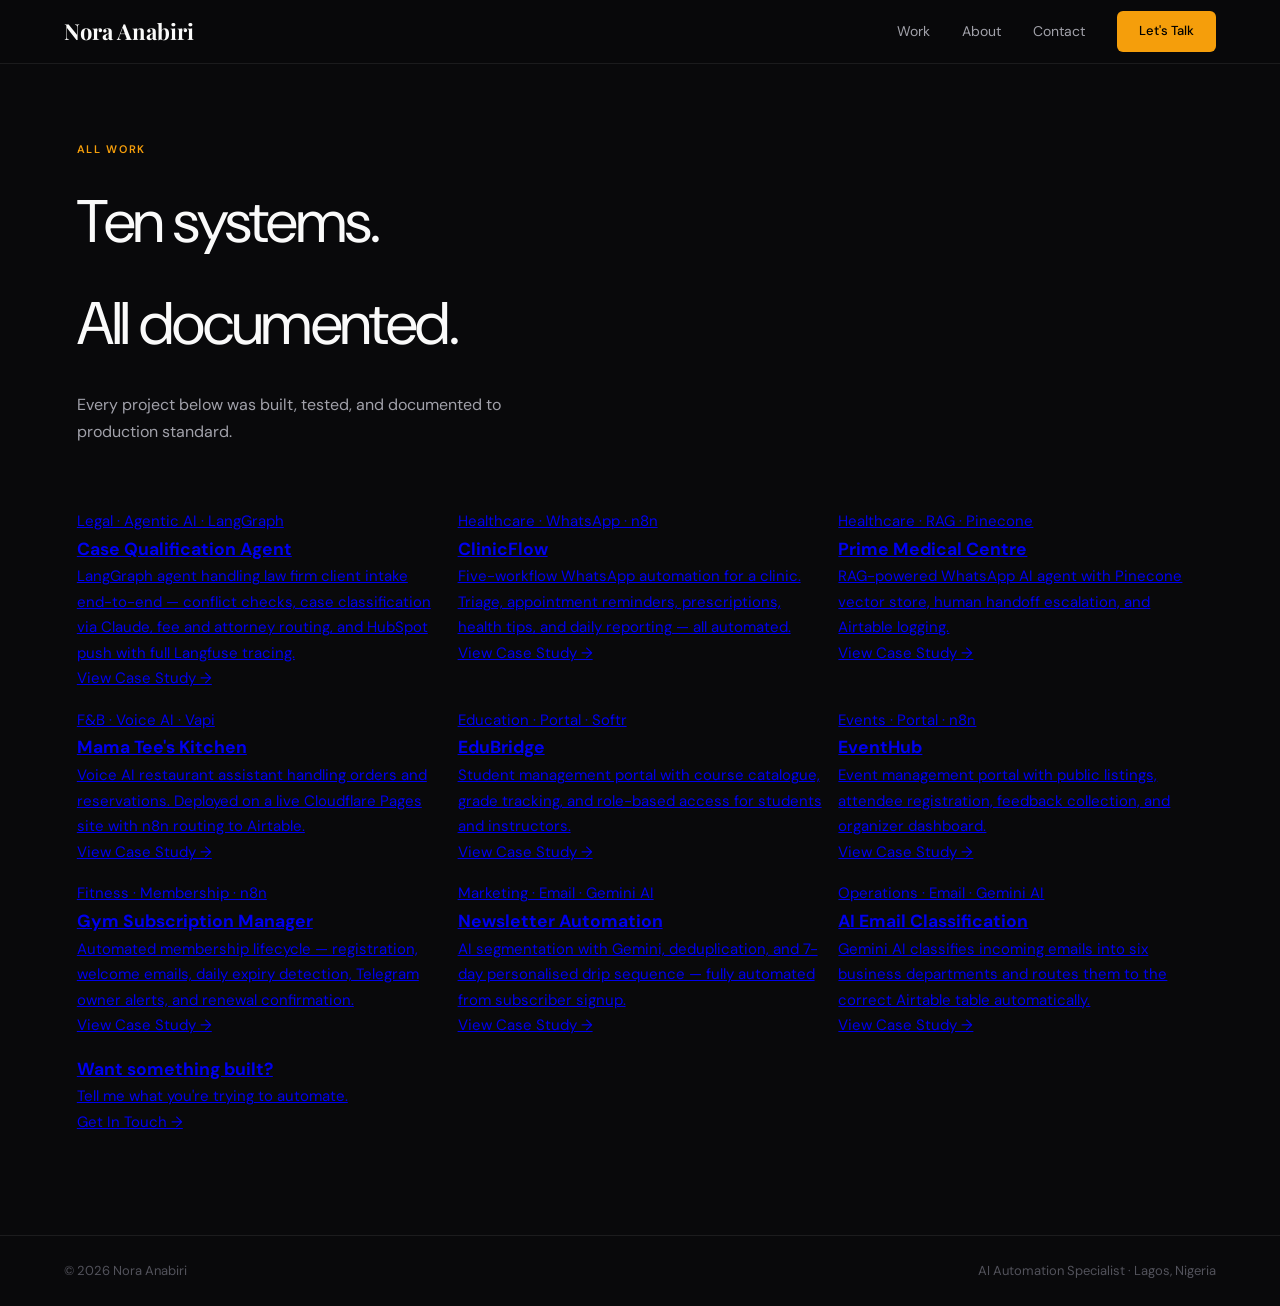
<file: work.html>
<!DOCTYPE html>
<html lang="en">
<head>
<meta charset="UTF-8">
<meta name="viewport" content="width=device-width, initial-scale=1.0">
<title>Work — Nora Anabiri</title>
<link rel="preconnect" href="https://fonts.googleapis.com">
<link rel="preconnect" href="https://fonts.gstatic.com" crossorigin>
<link href="https://fonts.googleapis.com/css2?family=Playfair+Display:ital,wght@0,400;0,700;1,400&family=DM+Sans:wght@300;400;500&display=swap" rel="stylesheet">
<link rel="stylesheet" href="style.css">
<style>
.work-hero { padding: 140px 6% 64px; }
.work-hero h1 { font-family: var(--font-serif); font-size: clamp(36px, 5vw, 60px); font-weight: 400; letter-spacing: -0.03em; color: var(--text); margin-bottom: 16px; }
.work-hero p { font-size: 16px; color: var(--muted); max-width: 500px; }
.all-work-grid { padding: 0 6% 100px; display: grid; grid-template-columns: repeat(3, 1fr); gap: 16px; }
@media (max-width: 1024px) { .all-work-grid { grid-template-columns: repeat(2,1fr); } }
@media (max-width: 640px) { .all-work-grid { grid-template-columns: 1fr; } }
</style>
</head>
<body>
<nav class="nav">
  <a href="index.html" class="nav-logo">Nora Anabiri</a>
  <ul class="nav-links">
    <li><a href="work.html">Work</a></li>
    <li><a href="about.html">About</a></li>
    <li><a href="index.html#contact">Contact</a></li>
  </ul>
  <a href="index.html#contact" class="nav-cta">Let's Talk</a>
</nav>

<div class="work-hero">
  <span class="section-label">All Work</span>
  <h1>Ten systems.<br>All documented.</h1>
  <p>Every project below was built, tested, and documented to production standard.</p>
</div>

<div class="all-work-grid">
  <a href="case-lawfirm.html" class="work-card">
    <div class="work-card-inner">
      <span class="work-tag">Legal · Agentic AI · LangGraph</span>
      <h3 class="work-title">Case Qualification Agent</h3>
      <p class="work-desc">LangGraph agent handling law firm client intake end-to-end — conflict checks, case classification via Claude, fee and attorney routing, and HubSpot push with full Langfuse tracing.</p>
      <span class="work-link">View Case Study →</span>
    </div>
  </a>
  <a href="case-clinicflow.html" class="work-card">
    <div class="work-card-inner">
      <span class="work-tag">Healthcare · WhatsApp · n8n</span>
      <h3 class="work-title">ClinicFlow</h3>
      <p class="work-desc">Five-workflow WhatsApp automation for a clinic. Triage, appointment reminders, prescriptions, health tips, and daily reporting — all automated.</p>
      <span class="work-link">View Case Study →</span>
    </div>
  </a>
  <a href="case-prime.html" class="work-card">
    <div class="work-card-inner">
      <span class="work-tag">Healthcare · RAG · Pinecone</span>
      <h3 class="work-title">Prime Medical Centre</h3>
      <p class="work-desc">RAG-powered WhatsApp AI agent with Pinecone vector store, human handoff escalation, and Airtable logging.</p>
      <span class="work-link">View Case Study →</span>
    </div>
  </a>
  <a href="case-mamatee.html" class="work-card">
    <div class="work-card-inner">
      <span class="work-tag">F&B · Voice AI · Vapi</span>
      <h3 class="work-title">Mama Tee's Kitchen</h3>
      <p class="work-desc">Voice AI restaurant assistant handling orders and reservations. Deployed on a live Cloudflare Pages site with n8n routing to Airtable.</p>
      <span class="work-link">View Case Study →</span>
    </div>
  </a>
  <a href="case-edubridge.html" class="work-card">
    <div class="work-card-inner">
      <span class="work-tag">Education · Portal · Softr</span>
      <h3 class="work-title">EduBridge</h3>
      <p class="work-desc">Student management portal with course catalogue, grade tracking, and role-based access for students and instructors.</p>
      <span class="work-link">View Case Study →</span>
    </div>
  </a>
  <a href="case-eventhub.html" class="work-card">
    <div class="work-card-inner">
      <span class="work-tag">Events · Portal · n8n</span>
      <h3 class="work-title">EventHub</h3>
      <p class="work-desc">Event management portal with public listings, attendee registration, feedback collection, and organizer dashboard.</p>
      <span class="work-link">View Case Study →</span>
    </div>
  </a>
  <a href="case-gym.html" class="work-card">
    <div class="work-card-inner">
      <span class="work-tag">Fitness · Membership · n8n</span>
      <h3 class="work-title">Gym Subscription Manager</h3>
      <p class="work-desc">Automated membership lifecycle — registration, welcome emails, daily expiry detection, Telegram owner alerts, and renewal confirmation.</p>
      <span class="work-link">View Case Study →</span>
    </div>
  </a>
  <a href="case-newsletter.html" class="work-card">
    <div class="work-card-inner">
      <span class="work-tag">Marketing · Email · Gemini AI</span>
      <h3 class="work-title">Newsletter Automation</h3>
      <p class="work-desc">AI segmentation with Gemini, deduplication, and 7-day personalised drip sequence — fully automated from subscriber signup.</p>
      <span class="work-link">View Case Study →</span>
    </div>
  </a>
  <a href="case-email.html" class="work-card">
    <div class="work-card-inner">
      <span class="work-tag">Operations · Email · Gemini AI</span>
      <h3 class="work-title">AI Email Classification</h3>
      <p class="work-desc">Gemini AI classifies incoming emails into six business departments and routes them to the correct Airtable table automatically.</p>
      <span class="work-link">View Case Study →</span>
    </div>
  </a>
  <a href="index.html#contact" class="work-card work-card--all">
    <div class="work-card-inner">
      <h3 class="work-title">Want something built?</h3>
      <p class="work-desc">Tell me what you're trying to automate.</p>
      <span class="work-link">Get In Touch →</span>
    </div>
  </a>
</div>

<footer class="footer">
  <span>© 2026 Nora Anabiri</span>
  <span>AI Automation Specialist · Lagos, Nigeria</span>
</footer>
<script src="main.js"></script>
</body>
</html>
</file>
<file: style.css>
*, *::before, *::after { box-sizing: border-box; margin: 0; padding: 0; }

:root {
  --bg: #09090B;
  --surface: #111113;
  --surface2: #18181B;
  --amber: #F59E0B;
  --amber-glow: rgba(245,158,11,0.15);
  --amber-border: rgba(245,158,11,0.3);
  --text: #FAFAFA;
  --muted: #A1A1AA;
  --dim: #52525B;
  --border: rgba(255,255,255,0.08);
  --serif: 'Playfair Display', Georgia, serif;
  --sans: 'DM Sans', system-ui, sans-serif;
  --r: 14px;
  --r-sm: 8px;
}

html { scroll-behavior: smooth; }
body {
  background: var(--bg);
  color: var(--text);
  font-family: var(--sans);
  font-size: 15px;
  line-height: 1.7;
  -webkit-font-smoothing: antialiased;
}

/* NAV */
.nav {
  position: fixed; top: 0; left: 0; right: 0; z-index: 200;
  display: flex; align-items: center;
  padding: 0 5%; height: 64px;
  background: rgba(9,9,11,0.9);
  backdrop-filter: blur(16px);
  border-bottom: 1px solid var(--border);
  transition: background 0.3s;
}
.nav-logo {
  font-family: var(--serif); font-size: 22px; font-weight: 700;
  color: var(--text); text-decoration: none; margin-right: auto;
}
.nav-logo span { color: var(--amber); }
.nav-links { display: flex; list-style: none; gap: 32px; margin-right: 32px; }
.nav-links a { color: var(--muted); text-decoration: none; font-size: 14px; font-weight: 400; transition: color 0.2s; }
.nav-links a:hover { color: var(--text); }
.nav-cta {
  background: var(--amber); color: #000; padding: 9px 22px;
  border-radius: 6px; font-size: 13px; font-weight: 500;
  text-decoration: none; transition: opacity 0.2s;
}
.nav-cta:hover { opacity: 0.85; }

/* HERO */
.hero {
  min-height: 100vh; display: flex; align-items: center;
  padding: 80px 5% 60px; gap: 60px;
}
.hero-left { flex: 1; max-width: 600px; }
.hero-available {
  display: inline-flex; align-items: center; gap: 8px;
  font-size: 12px; font-weight: 500; letter-spacing: 0.06em;
  color: var(--amber); margin-bottom: 28px;
  padding: 6px 14px; border: 1px solid var(--amber-border);
  border-radius: 20px; background: var(--amber-glow);
}
.dot { width: 7px; height: 7px; border-radius: 50%; background: var(--amber); animation: blink 2s infinite; }
@keyframes blink { 0%,100%{opacity:1} 50%{opacity:0.3} }
.hero-h1 {
  font-family: var(--serif); font-size: clamp(40px, 5.5vw, 72px);
  font-weight: 700; line-height: 1.08; letter-spacing: -0.02em;
  color: var(--text); margin-bottom: 24px;
}
.hero-h1 em { font-style: italic; font-weight: 400; color: var(--amber); }
.hero-p { font-size: 16px; color: var(--muted); max-width: 500px; line-height: 1.8; margin-bottom: 36px; font-weight: 300; }
.hero-btns { display: flex; gap: 14px; margin-bottom: 52px; flex-wrap: wrap; }
.btn-solid {
  background: var(--amber); color: #000; padding: 13px 28px;
  border-radius: 7px; font-size: 14px; font-weight: 500;
  text-decoration: none; transition: opacity 0.2s; display: inline-block;
}
.btn-solid:hover { opacity: 0.85; }
.btn-line {
  border: 1px solid var(--border); color: var(--text); padding: 13px 28px;
  border-radius: 7px; font-size: 14px; font-weight: 400;
  text-decoration: none; transition: border-color 0.2s;
}
.btn-line:hover { border-color: var(--amber-border); }
.hero-stats { display: flex; gap: 40px; }
.stat { display: flex; flex-direction: column; }
.stat strong { font-family: var(--serif); font-size: 30px; color: var(--text); font-weight: 700; line-height: 1; }
.stat span { font-size: 12px; color: var(--muted); margin-top: 4px; }
.hero-right { flex: 0 0 360px; display: flex; justify-content: center; }
.hero-photo-wrap { position: relative; }
.hero-photo {
  width: 340px; height: 440px; object-fit: cover; object-position: top;
  border-radius: var(--r); display: block;
  border: 1px solid var(--border);
}
.hero-photo-badge {
  position: absolute; bottom: -20px; left: 50%; transform: translateX(-50%);
  background: var(--amber); color: #000;
  padding: 10px 24px; border-radius: 12px; white-space: nowrap;
  display: flex; flex-direction: column; align-items: center; gap: 2px;
}
.hero-photo-badge strong { font-size: 14px; font-weight: 700; line-height: 1; }
.hero-photo-badge span { font-size: 11px; font-weight: 500; opacity: 0.75; }

/* SECTIONS */
.section { padding: 100px 5%; }
.section--dark { background: var(--surface); border-top: 1px solid var(--border); border-bottom: 1px solid var(--border); }
.section-label {
  font-size: 11px; font-weight: 600; letter-spacing: 0.15em; text-transform: uppercase;
  color: var(--amber); display: block; margin-bottom: 12px;
}
.section-title {
  font-family: var(--serif); font-size: clamp(28px, 3.5vw, 44px);
  font-weight: 700; letter-spacing: -0.02em; color: var(--text);
  margin-bottom: 12px; line-height: 1.15;
}
.section-sub { font-size: 15px; color: var(--muted); max-width: 520px; margin-bottom: 60px; }

/* PROJECTS */
.projects { display: flex; flex-direction: column; gap: 80px; }
.project--wide {
  display: grid; grid-template-columns: 1fr 1fr; gap: 60px; align-items: center;
}
.project--flip { direction: rtl; }
.project--flip > * { direction: ltr; }
.project-img-wrap { border-radius: var(--r); overflow: hidden; border: 1px solid var(--border); }
.project-img { width: 100%; display: block; aspect-ratio: 16/10; object-fit: cover; transition: transform 0.4s; }
.project-img-wrap:hover .project-img { transform: scale(1.03); }
.project-tag { font-size: 11px; font-weight: 600; letter-spacing: 0.1em; text-transform: uppercase; color: var(--amber); display: block; margin-bottom: 12px; }
.project-name { font-family: var(--serif); font-size: 28px; font-weight: 700; color: var(--text); margin-bottom: 14px; letter-spacing: -0.01em; }
.project-desc { font-size: 14px; color: var(--muted); line-height: 1.8; margin-bottom: 16px; }
.project-stack { font-size: 12px; color: var(--dim); margin-bottom: 20px; letter-spacing: 0.03em; }
.project-link { font-size: 13px; color: var(--amber); font-weight: 500; text-decoration: none; }
.project-link:hover { text-decoration: underline; }

.project-grid-3 { display: grid; grid-template-columns: repeat(3,1fr); gap: 20px; }
.project-grid-2 { display: grid; grid-template-columns: repeat(2,1fr); gap: 20px; }
.project-card {
  background: var(--surface); border: 1px solid var(--border); border-radius: var(--r);
  overflow: hidden; transition: border-color 0.2s, transform 0.2s;
}
.project-card:hover { border-color: var(--amber-border); transform: translateY(-3px); }
.project-card-img { width: 100%; aspect-ratio: 16/10; object-fit: cover; display: block; }
.project-card .project-tag { padding: 20px 20px 0; }
.project-card-name { font-family: var(--serif); font-size: 18px; font-weight: 700; color: var(--text); padding: 8px 20px 0; }
.project-card-desc { font-size: 13px; color: var(--muted); line-height: 1.7; padding: 8px 20px; }
.project-card .project-link { display: block; padding: 0 20px 20px; }

/* SERVICES */
.services-grid {
  display: grid; grid-template-columns: repeat(3,1fr); gap: 1px;
  background: var(--border); border: 1px solid var(--border); border-radius: var(--r); overflow: hidden;
}
.svc { background: var(--bg); padding: 36px 28px; transition: background 0.2s; }
.svc:hover { background: var(--surface2); }
.svc--accent { background: var(--amber-glow); }
.svc--accent:hover { background: rgba(245,158,11,0.2); }
.svc-num { font-family: var(--serif); font-size: 13px; color: var(--amber); margin-bottom: 16px; font-weight: 700; }
.svc-name { font-size: 15px; font-weight: 500; color: var(--text); margin-bottom: 10px; }
.svc-desc { font-size: 13px; color: var(--muted); line-height: 1.75; margin-bottom: 16px; }
.svc-tools { font-size: 11px; color: var(--dim); letter-spacing: 0.04em; }

/* ABOUT */
.about-section { display: grid; grid-template-columns: 400px 1fr; gap: 80px; align-items: start; }
.about-img { width: 100%; aspect-ratio: 3/4; object-fit: cover; object-position: top; border-radius: var(--r); display: block; border: 1px solid var(--border); position: sticky; top: 80px; }
.about-name { font-family: var(--serif); font-size: 42px; font-weight: 700; color: var(--text); letter-spacing: -0.02em; margin-bottom: 6px; }
.about-role { font-size: 14px; color: var(--amber); font-weight: 500; margin-bottom: 28px; letter-spacing: 0.04em; }
.about-body { font-size: 15px; color: var(--muted); line-height: 1.85; margin-bottom: 16px; }
.about-tools { display: flex; flex-wrap: wrap; gap: 8px; margin-top: 28px; }
.tool { background: var(--surface2); border: 1px solid var(--border); color: var(--muted); font-size: 12px; padding: 5px 13px; border-radius: 4px; }

/* CONTACT */
.contact-section { background: var(--surface); border-top: 1px solid var(--border); }
.contact-inner { max-width: 800px; }
.contact-title { font-family: var(--serif); font-size: clamp(32px, 4vw, 54px); font-weight: 700; letter-spacing: -0.02em; color: var(--text); margin-bottom: 14px; }
.contact-sub { font-size: 16px; color: var(--muted); margin-bottom: 48px; }
.contact-cards { display: grid; grid-template-columns: repeat(3,1fr); gap: 16px; }
.contact-card {
  background: var(--bg); border: 1px solid var(--border); border-radius: var(--r);
  padding: 24px; text-decoration: none; display: flex; flex-direction: column; gap: 6px;
  transition: border-color 0.2s;
}
.contact-card:hover { border-color: var(--amber-border); }
.contact-card-label { font-size: 10px; font-weight: 600; letter-spacing: 0.14em; text-transform: uppercase; color: var(--amber); }
.contact-card-val { font-size: 14px; color: var(--text); font-weight: 400; }
.contact-card-note { font-size: 12px; color: var(--dim); }

/* FOOTER */
.footer {
  display: flex; justify-content: space-between; align-items: center;
  padding: 24px 5%; border-top: 1px solid var(--border);
  font-size: 13px; color: var(--dim);
}
.footer-links { display: flex; gap: 24px; }
.footer-links a { color: var(--dim); text-decoration: none; transition: color 0.2s; }
.footer-links a:hover { color: var(--muted); }

/* RESPONSIVE */
@media (max-width: 1024px) {
  .services-grid { grid-template-columns: repeat(2,1fr); }
  .project-grid-3 { grid-template-columns: repeat(2,1fr); }
  .about-section { grid-template-columns: 300px 1fr; gap: 48px; }
}
@media (max-width: 768px) {
  .nav-links { display: none; }
  .hero { flex-direction: column; padding-top: 100px; gap: 40px; }
  .hero-right { width: 100%; }
  .hero-photo { width: 100%; height: 300px; }
  .project--wide { grid-template-columns: 1fr; }
  .project--flip { direction: ltr; }
  .project-grid-3, .project-grid-2 { grid-template-columns: 1fr; }
  .services-grid { grid-template-columns: 1fr; }
  .about-section { grid-template-columns: 1fr; }
  .about-img { position: static; aspect-ratio: 4/3; }
  .contact-cards { grid-template-columns: 1fr; }
  .hero-stats { flex-wrap: wrap; gap: 24px; }
  .footer { flex-direction: column; gap: 16px; text-align: center; }
}
</file>
